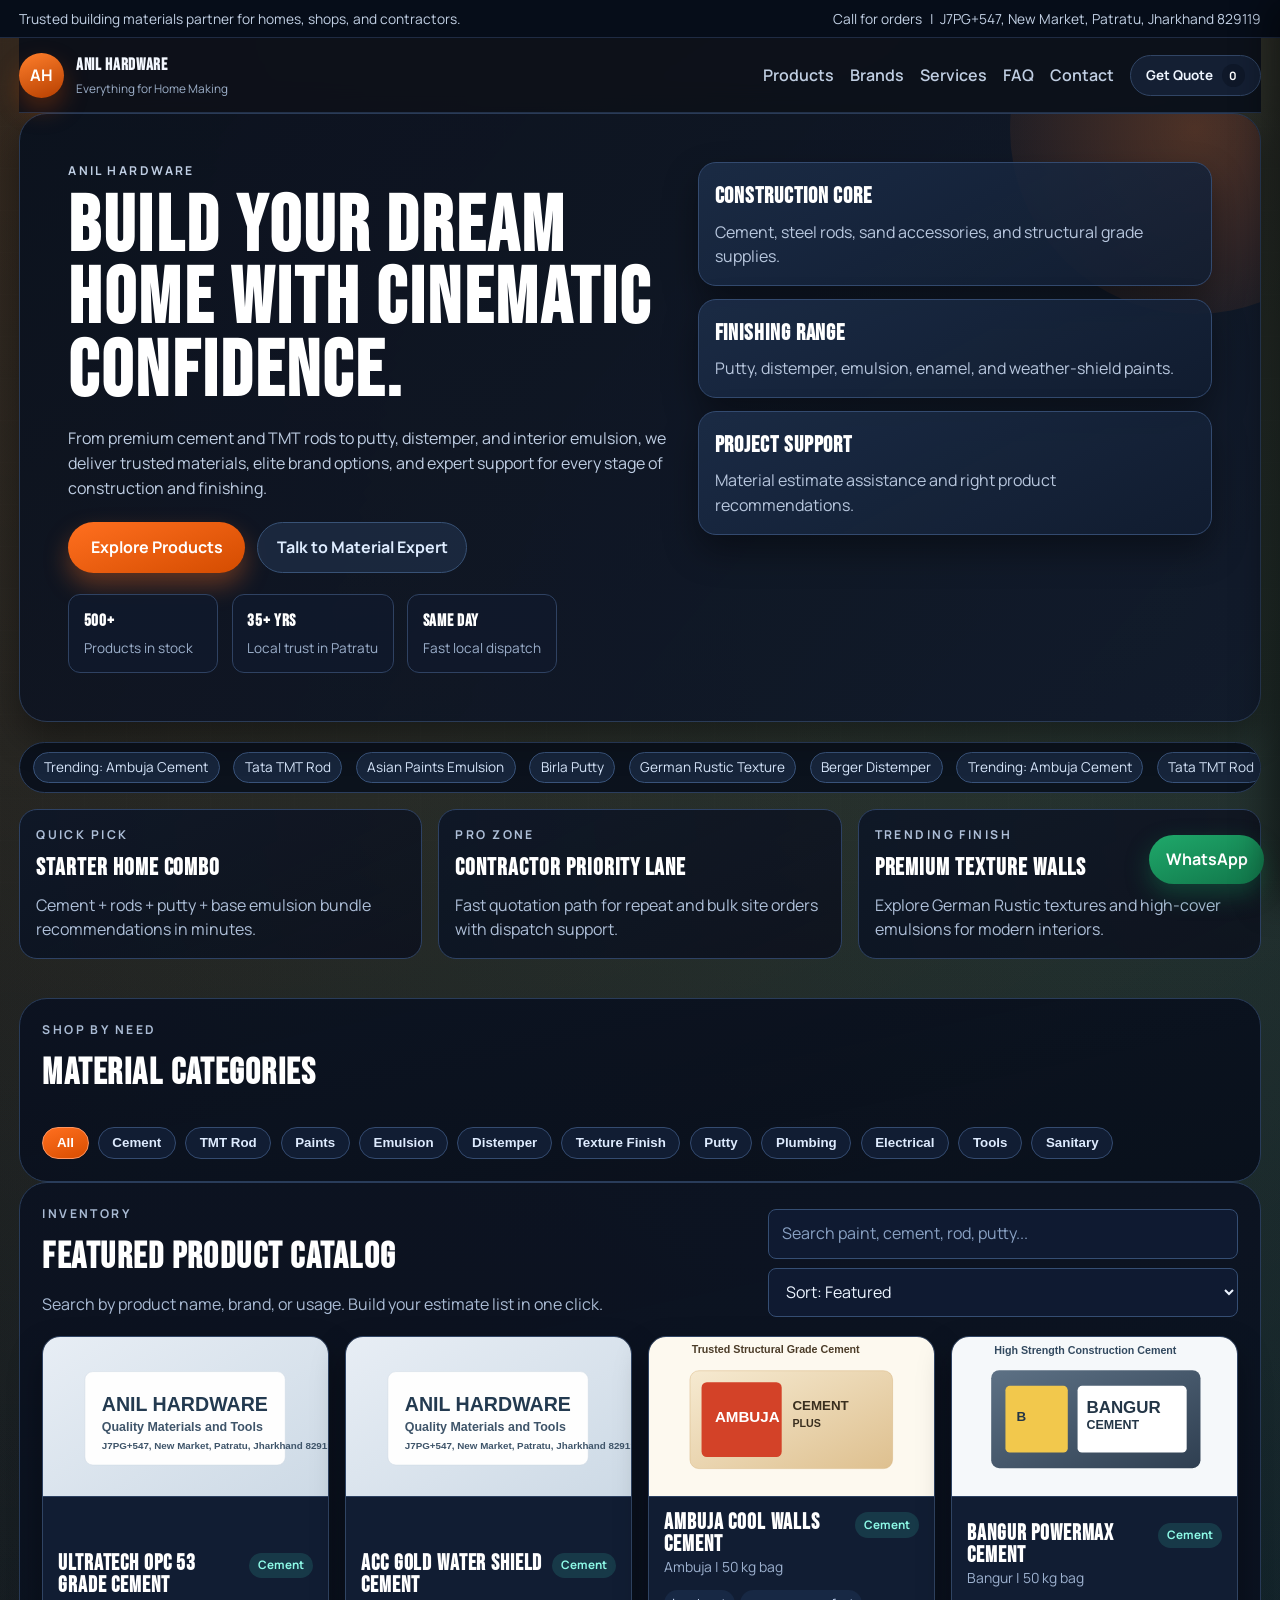
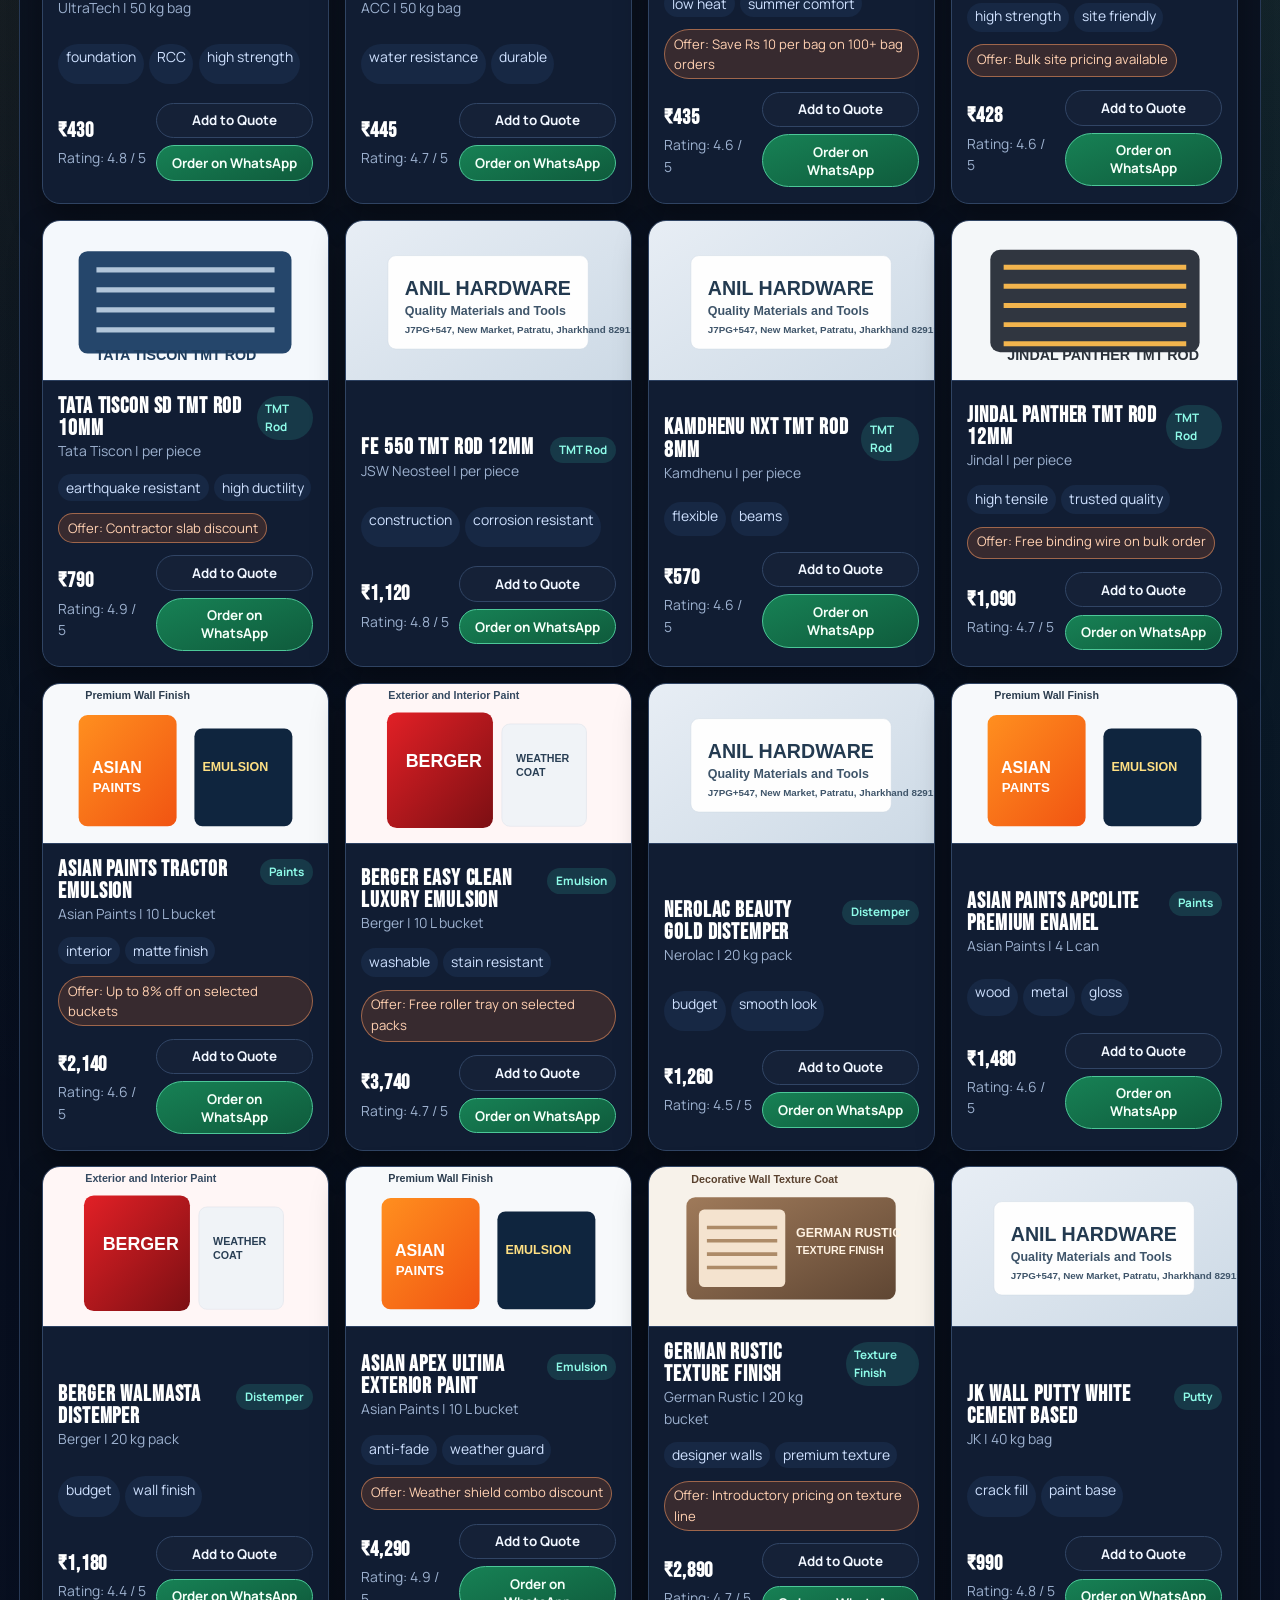
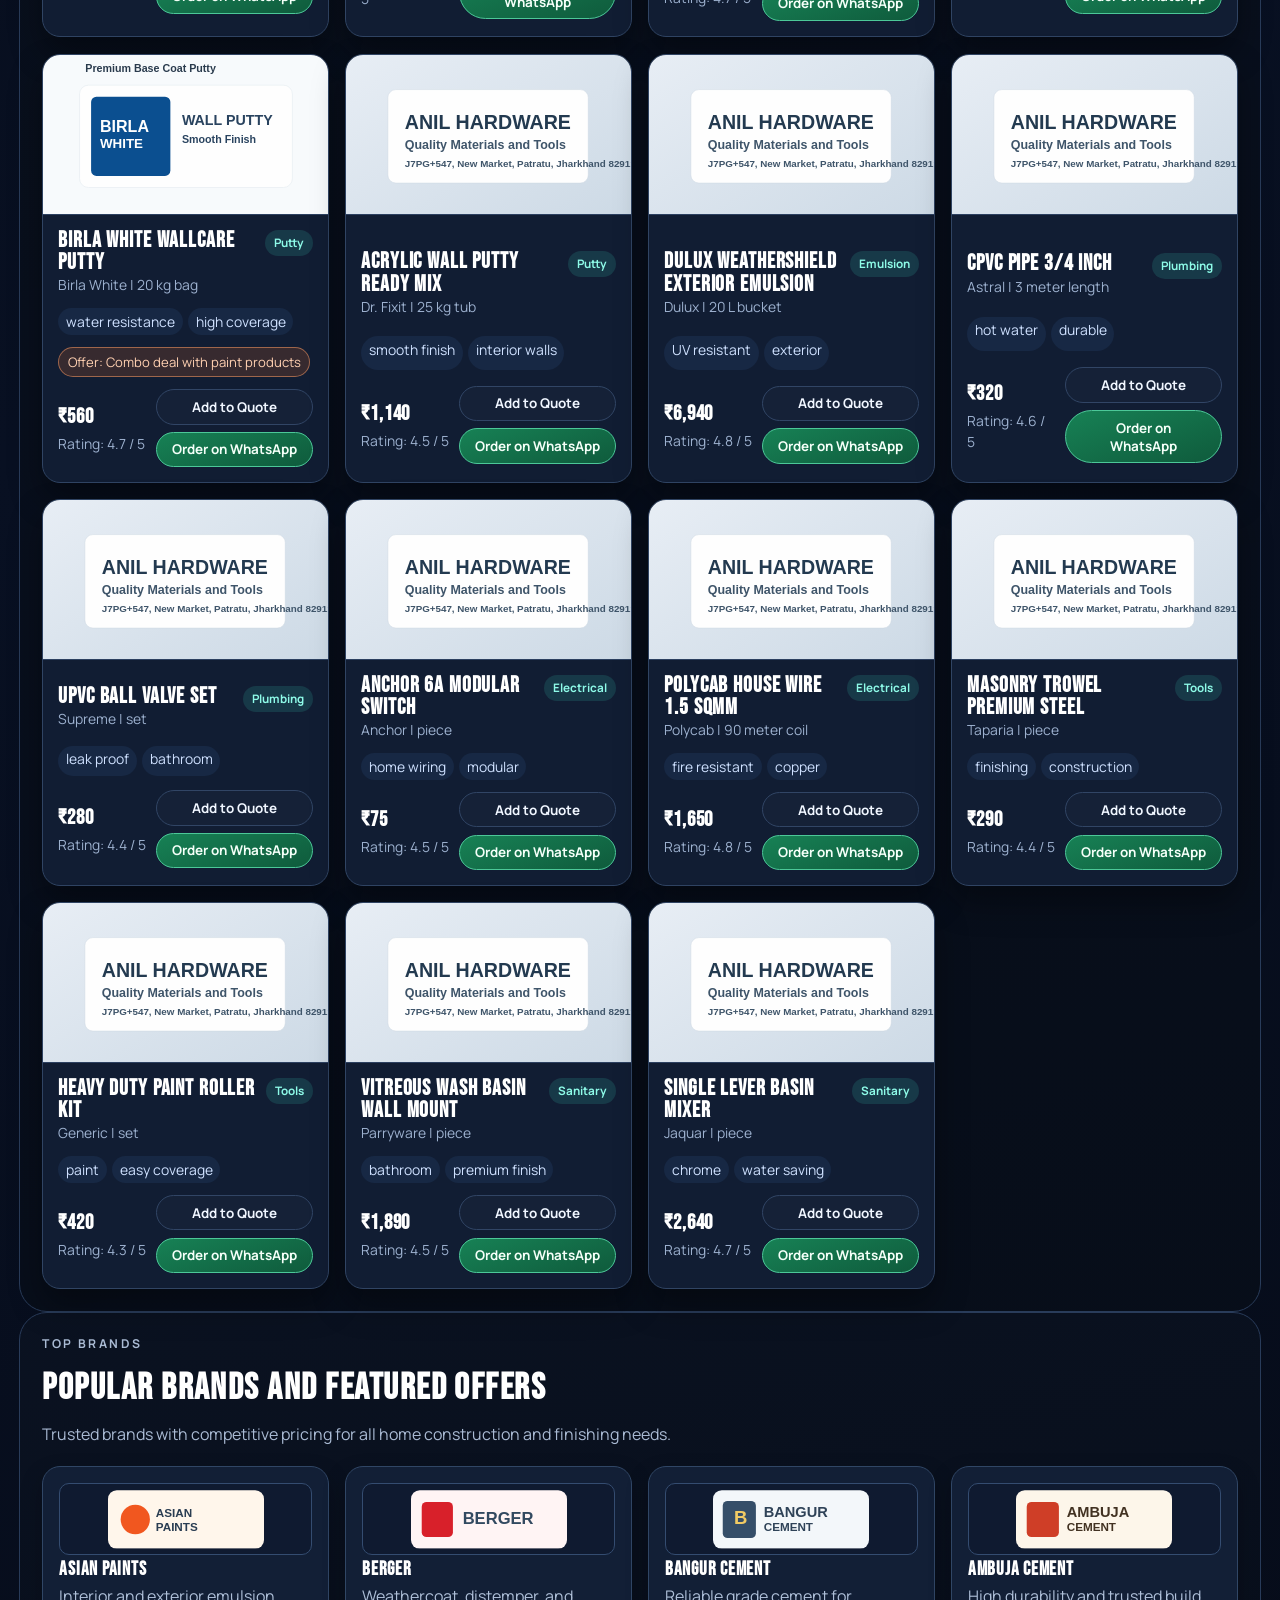
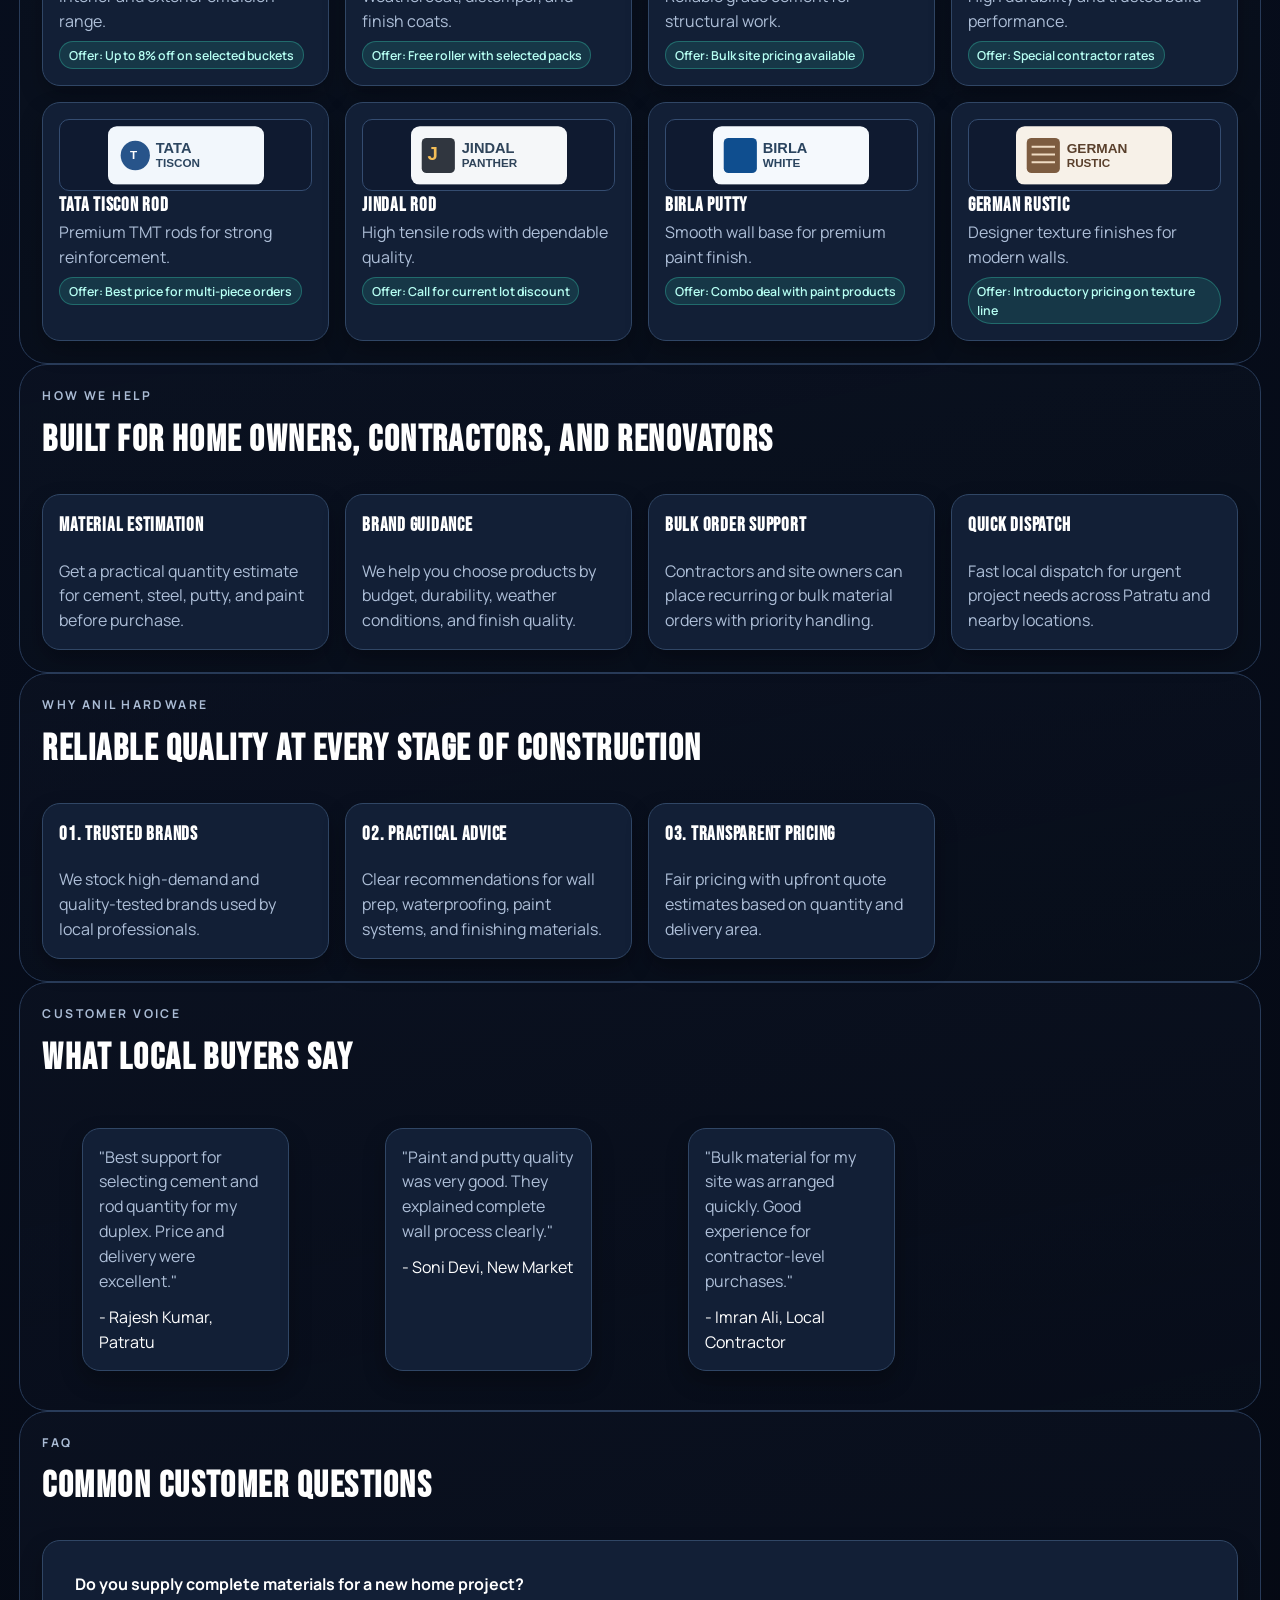
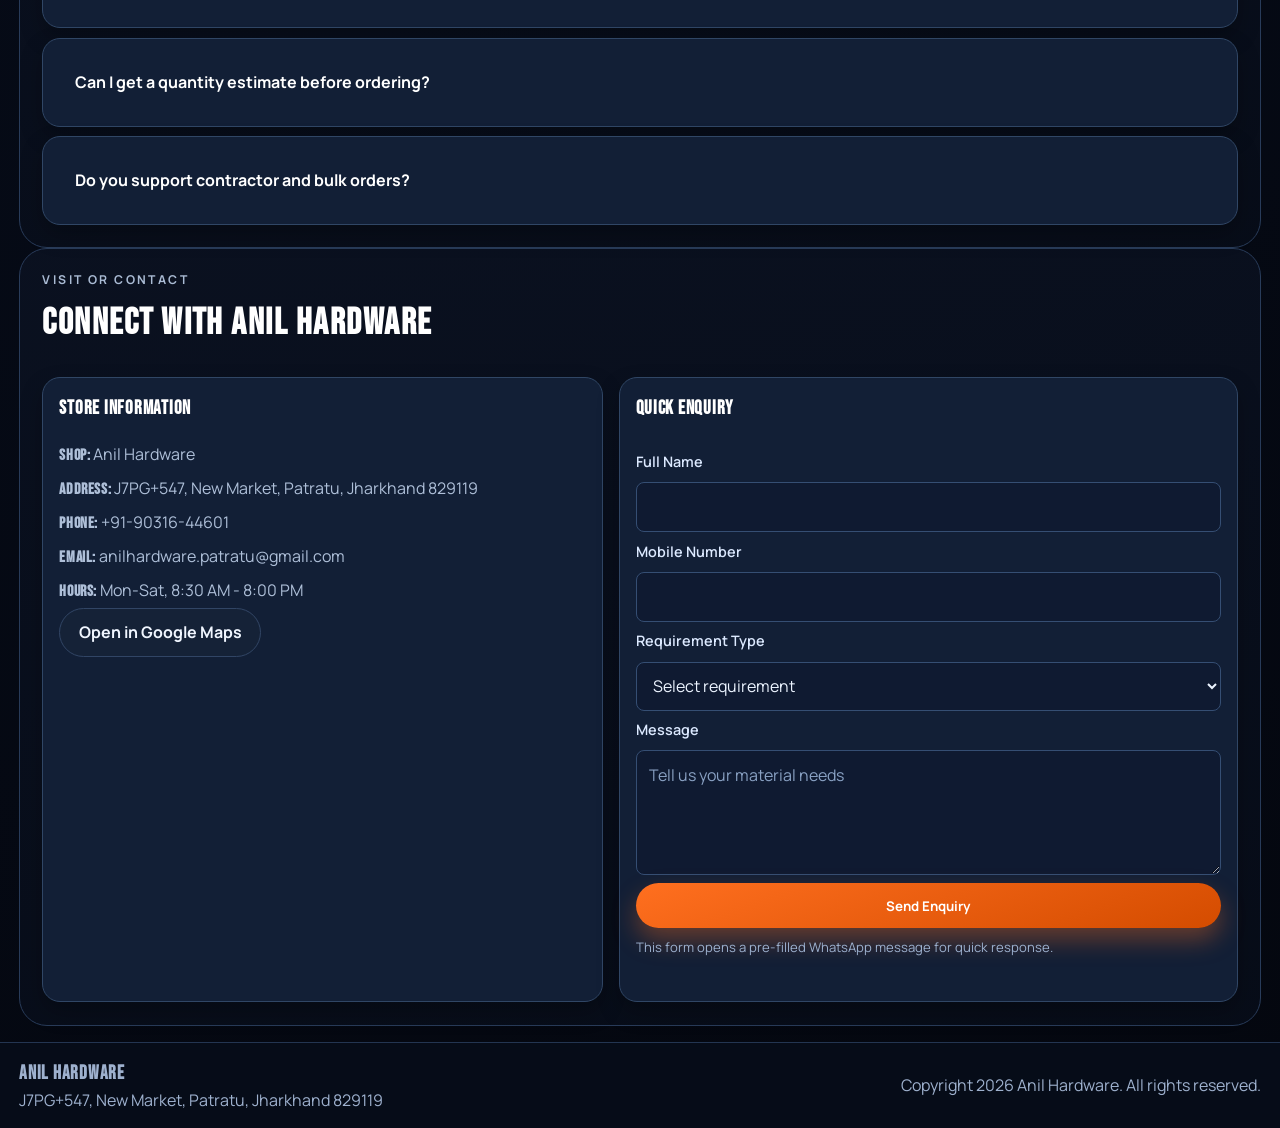
<file: index.html>
<!doctype html>
<html lang="en">
<head>
  <meta charset="UTF-8">
  <meta name="viewport" content="width=device-width, initial-scale=1.0">
  <title>Anil Hardware | J7PG+547, New Market, Patratu, Jharkhand 829119</title>
  <meta name="description" content="Anil Hardware is your trusted local store in J7PG+547, New Market, Patratu, Jharkhand 829119 for cement, rods, paints, putty, distemper, emulsion, tools, and complete home-making supplies.">
  <meta name="theme-color" content="#0f1720">
  <meta property="og:title" content="Anil Hardware | Complete Home-Making Supplies">
  <meta property="og:description" content="Cement, steel rods, paints, putty, emulsion, and construction essentials in J7PG+547, New Market, Patratu, Jharkhand 829119.">
  <meta property="og:type" content="website">
  <meta property="og:locale" content="en_IN">
  <link rel="preconnect" href="https://fonts.googleapis.com">
  <link rel="preconnect" href="https://fonts.gstatic.com" crossorigin>
  <link href="https://fonts.googleapis.com/css2?family=Bebas+Neue&family=Manrope:wght@400;500;600;700;800&display=swap" rel="stylesheet">
  <link rel="icon" type="image/svg+xml" href="assets/icons/icon.svg">
  <link rel="manifest" href="manifest.webmanifest">
  <link rel="stylesheet" href="assets/css/styles.css">
</head>
<body>
  <a class="skip-link" href="#main-content">Skip to main content</a>

  <header class="site-header" id="top">
    <div class="top-strip">
      <div class="container top-strip__inner">
        <p>Trusted building materials partner for homes, shops, and contractors.</p>
        <div class="top-strip__meta">
          <a href="tel:+919031644601">Call for orders</a>
          <span aria-hidden="true">|</span>
          <a href="https://maps.google.com/?q=J7PG%2B547,+New+Market,+Patratu,+Jharkhand+829119" target="_blank" rel="noopener">J7PG+547, New Market, Patratu, Jharkhand 829119</a>
        </div>
      </div>
    </div>

    <div class="container nav-wrap">
      <a class="brand" href="index.html" aria-label="Anil Hardware home">
        <span class="brand__mark" aria-hidden="true">AH</span>
        <span class="brand__text">
          <strong>Anil Hardware</strong>
          <small>Everything for Home Making</small>
        </span>
      </a>

      <button class="mobile-nav-toggle" id="mobile-nav-toggle" aria-expanded="false" aria-controls="site-nav" aria-label="Toggle navigation menu">
        <span></span>
        <span></span>
        <span></span>
      </button>

      <nav class="main-nav" id="site-nav">
        <a href="products.html">Products</a>
        <a href="brands.html">Brands</a>
        <a href="services.html">Services</a>
        <a href="faq.html">FAQ</a>
        <a href="contact.html">Contact</a>
        <button class="btn btn--small btn--outline" id="quote-toggle" type="button">
          Get Quote <span class="quote-count" id="quote-count" aria-live="polite">0</span>
        </button>
      </nav>
    </div>
  </header>

  <main id="main-content">
    <section class="hero container reveal">
      <div class="hero__content">
        <p class="eyebrow">ANIL HARDWARE</p>
        <h1>Build your dream home with cinematic confidence.</h1>
        <p>
          From premium cement and TMT rods to putty, distemper, and interior emulsion,
          we deliver trusted materials, elite brand options, and expert support for every stage
          of construction and finishing.
        </p>
        <div class="hero__actions">
          <a class="btn btn--primary" href="products.html">Explore Products</a>
          <a class="btn btn--ghost" href="contact.html">Talk to Material Expert</a>
        </div>
        <ul class="hero__stats" aria-label="Store highlights">
          <li>
            <strong>500+</strong>
            <span>Products in stock</span>
          </li>
          <li>
            <strong>35+ yrs</strong>
            <span>Local trust in Patratu</span>
          </li>
          <li>
            <strong>Same day</strong>
            <span>Fast local dispatch</span>
          </li>
        </ul>
      </div>

      <div class="hero__visual" aria-hidden="true">
        <article class="hero-card hero-card--one">
          <h3>Construction Core</h3>
          <p>Cement, steel rods, sand accessories, and structural grade supplies.</p>
        </article>
        <article class="hero-card hero-card--two">
          <h3>Finishing Range</h3>
          <p>Putty, distemper, emulsion, enamel, and weather-shield paints.</p>
        </article>
        <article class="hero-card hero-card--three">
          <h3>Project Support</h3>
          <p>Material estimate assistance and right product recommendations.</p>
        </article>
      </div>
    </section>

    <section class="material-reel container reveal" aria-label="Trending materials and buying lanes">
      <div class="reel-marquee" aria-hidden="true">
        <div class="reel-marquee__track">
          <span>Trending: Ambuja Cement</span>
          <span>Tata TMT Rod</span>
          <span>Asian Paints Emulsion</span>
          <span>Birla Putty</span>
          <span>German Rustic Texture</span>
          <span>Berger Distemper</span>
          <span>Trending: Ambuja Cement</span>
          <span>Tata TMT Rod</span>
        </div>
      </div>

      <div class="reel-grid">
        <article class="reel-card">
          <p class="eyebrow">QUICK PICK</p>
          <h3>Starter Home Combo</h3>
          <p>Cement + rods + putty + base emulsion bundle recommendations in minutes.</p>
        </article>
        <article class="reel-card">
          <p class="eyebrow">PRO ZONE</p>
          <h3>Contractor Priority Lane</h3>
          <p>Fast quotation path for repeat and bulk site orders with dispatch support.</p>
        </article>
        <article class="reel-card">
          <p class="eyebrow">TRENDING FINISH</p>
          <h3>Premium Texture Walls</h3>
          <p>Explore German Rustic textures and high-cover emulsions for modern interiors.</p>
        </article>
      </div>
    </section>

    <section class="category-strip container reveal" id="categories">
      <div class="section-head section-head--tight">
        <div>
          <p class="eyebrow">SHOP BY NEED</p>
          <h2>Material Categories</h2>
        </div>
      </div>
      <div class="chips" id="category-chips" aria-label="Product category filters"></div>
    </section>

    <section class="products container reveal" id="products">
      <div class="section-head">
        <div>
          <p class="eyebrow">INVENTORY</p>
          <h2>Featured Product Catalog</h2>
          <p>Search by product name, brand, or usage. Build your estimate list in one click.</p>
        </div>

        <div class="product-tools">
          <label for="product-search" class="sr-only">Search products</label>
          <input type="search" id="product-search" placeholder="Search paint, cement, rod, putty..." autocomplete="off">

          <label for="sort-products" class="sr-only">Sort products</label>
          <select id="sort-products">
            <option value="featured">Sort: Featured</option>
            <option value="price-low">Price: Low to High</option>
            <option value="price-high">Price: High to Low</option>
            <option value="rating">Top Rated</option>
          </select>
        </div>
      </div>

      <div class="product-grid" id="product-grid" aria-live="polite"></div>
      <p class="empty-state" id="product-empty" hidden>No matching products found. Try another keyword or category.</p>
    </section>

    <section class="brands container reveal" id="brands">
      <div class="section-head section-head--tight">
        <div>
          <p class="eyebrow">TOP BRANDS</p>
          <h2>Popular Brands and Featured Offers</h2>
          <p>Trusted brands with competitive pricing for all home construction and finishing needs.</p>
        </div>
      </div>

      <div class="brand-grid">
        <article class="brand-card">
          <img src="assets/images/brands/asian-paints-brand.svg" alt="Asian Paints logo" loading="lazy" decoding="async">
          <h3>Asian Paints</h3>
          <p>Interior and exterior emulsion range.</p>
          <span class="offer-pill">Offer: Up to 8% off on selected buckets</span>
        </article>

        <article class="brand-card">
          <img src="assets/images/brands/berger-brand.svg" alt="Berger logo" loading="lazy" decoding="async">
          <h3>Berger</h3>
          <p>Weathercoat, distemper, and finish coats.</p>
          <span class="offer-pill">Offer: Free roller with selected packs</span>
        </article>

        <article class="brand-card">
          <img src="assets/images/brands/bangur-brand.svg" alt="Bangur logo" loading="lazy" decoding="async">
          <h3>Bangur Cement</h3>
          <p>Reliable grade cement for structural work.</p>
          <span class="offer-pill">Offer: Bulk site pricing available</span>
        </article>

        <article class="brand-card">
          <img src="assets/images/brands/ambuja-brand.svg" alt="Ambuja logo" loading="lazy" decoding="async">
          <h3>Ambuja Cement</h3>
          <p>High durability and trusted build performance.</p>
          <span class="offer-pill">Offer: Special contractor rates</span>
        </article>

        <article class="brand-card">
          <img src="assets/images/brands/tata-brand.svg" alt="Tata Tiscon logo" loading="lazy" decoding="async">
          <h3>Tata Tiscon Rod</h3>
          <p>Premium TMT rods for strong reinforcement.</p>
          <span class="offer-pill">Offer: Best price for multi-piece orders</span>
        </article>

        <article class="brand-card">
          <img src="assets/images/brands/jindal-brand.svg" alt="Jindal logo" loading="lazy" decoding="async">
          <h3>Jindal Rod</h3>
          <p>High tensile rods with dependable quality.</p>
          <span class="offer-pill">Offer: Call for current lot discount</span>
        </article>

        <article class="brand-card">
          <img src="assets/images/brands/birla-brand.svg" alt="Birla White logo" loading="lazy" decoding="async">
          <h3>Birla Putty</h3>
          <p>Smooth wall base for premium paint finish.</p>
          <span class="offer-pill">Offer: Combo deal with paint products</span>
        </article>

        <article class="brand-card">
          <img src="assets/images/brands/german-rustic-brand.svg" alt="German Rustic logo" loading="lazy" decoding="async">
          <h3>German Rustic</h3>
          <p>Designer texture finishes for modern walls.</p>
          <span class="offer-pill">Offer: Introductory pricing on texture line</span>
        </article>
      </div>
    </section>

    <section class="services container reveal" id="services">
      <div class="section-head section-head--tight">
        <div>
          <p class="eyebrow">HOW WE HELP</p>
          <h2>Built for Home Owners, Contractors, and Renovators</h2>
        </div>
      </div>

      <div class="service-grid">
        <article class="service-card">
          <h3>Material Estimation</h3>
          <p>Get a practical quantity estimate for cement, steel, putty, and paint before purchase.</p>
        </article>
        <article class="service-card">
          <h3>Brand Guidance</h3>
          <p>We help you choose products by budget, durability, weather conditions, and finish quality.</p>
        </article>
        <article class="service-card">
          <h3>Bulk Order Support</h3>
          <p>Contractors and site owners can place recurring or bulk material orders with priority handling.</p>
        </article>
        <article class="service-card">
          <h3>Quick Dispatch</h3>
          <p>Fast local dispatch for urgent project needs across Patratu and nearby locations.</p>
        </article>
      </div>
    </section>

    <section class="why-us container reveal" id="why-us">
      <div class="section-head section-head--tight">
        <div>
          <p class="eyebrow">WHY ANIL HARDWARE</p>
          <h2>Reliable Quality at Every Stage of Construction</h2>
        </div>
      </div>

      <div class="value-grid">
        <article class="value-card">
          <h3>01. Trusted Brands</h3>
          <p>We stock high-demand and quality-tested brands used by local professionals.</p>
        </article>
        <article class="value-card">
          <h3>02. Practical Advice</h3>
          <p>Clear recommendations for wall prep, waterproofing, paint systems, and finishing materials.</p>
        </article>
        <article class="value-card">
          <h3>03. Transparent Pricing</h3>
          <p>Fair pricing with upfront quote estimates based on quantity and delivery area.</p>
        </article>
      </div>
    </section>

    <section class="testimonials container reveal" id="testimonials">
      <div class="section-head section-head--tight">
        <div>
          <p class="eyebrow">CUSTOMER VOICE</p>
          <h2>What Local Buyers Say</h2>
        </div>
      </div>

      <div class="testimonial-grid">
        <blockquote class="testimonial-card">
          <p>"Best support for selecting cement and rod quantity for my duplex. Price and delivery were excellent."</p>
          <cite>- Rajesh Kumar, Patratu</cite>
        </blockquote>
        <blockquote class="testimonial-card">
          <p>"Paint and putty quality was very good. They explained complete wall process clearly."</p>
          <cite>- Soni Devi, New Market</cite>
        </blockquote>
        <blockquote class="testimonial-card">
          <p>"Bulk material for my site was arranged quickly. Good experience for contractor-level purchases."</p>
          <cite>- Imran Ali, Local Contractor</cite>
        </blockquote>
      </div>
    </section>

    <section class="faq container reveal" id="faq">
      <div class="section-head section-head--tight">
        <div>
          <p class="eyebrow">FAQ</p>
          <h2>Common Customer Questions</h2>
        </div>
      </div>

      <ul class="faq-list">
        <li class="faq-item">
          <button class="faq-question" type="button" aria-expanded="false">
            Do you supply complete materials for a new home project?
          </button>
          <div class="faq-answer">
            <p>Yes. We supply core structural and finishing materials including cement, rods, putty, distemper, and emulsion.</p>
          </div>
        </li>

        <li class="faq-item">
          <button class="faq-question" type="button" aria-expanded="false">
            Can I get a quantity estimate before ordering?
          </button>
          <div class="faq-answer">
            <p>Yes. Share your room size or construction stage, and we will help you estimate quantities before purchase.</p>
          </div>
        </li>

        <li class="faq-item">
          <button class="faq-question" type="button" aria-expanded="false">
            Do you support contractor and bulk orders?
          </button>
          <div class="faq-answer">
            <p>Yes. We handle bulk and repeat orders with tailored pricing and dispatch coordination.</p>
          </div>
        </li>
      </ul>
    </section>

    <section class="contact container reveal" id="contact">
      <div class="section-head section-head--tight">
        <div>
          <p class="eyebrow">VISIT OR CONTACT</p>
          <h2>Connect with Anil Hardware</h2>
        </div>
      </div>

      <div class="contact-grid">
        <article class="contact-card">
          <h3>Store Information</h3>
          <ul>
            <li><strong>Shop:</strong> Anil Hardware</li>
            <li><strong>Address:</strong> J7PG+547, New Market, Patratu, Jharkhand 829119</li>
            <li><strong>Phone:</strong> +91-90316-44601</li>
            <li><strong>Email:</strong> anilhardware.patratu@gmail.com</li>
            <li><strong>Hours:</strong> Mon-Sat, 8:30 AM - 8:00 PM</li>
          </ul>
          <a class="btn btn--outline" href="https://maps.google.com/?q=J7PG%2B547,+New+Market,+Patratu,+Jharkhand+829119" target="_blank" rel="noopener">Open in Google Maps</a>
        </article>

        <form class="contact-form" id="contact-form" novalidate>
          <h3>Quick Enquiry</h3>
          <label for="contact-name">Full Name</label>
          <input id="contact-name" name="name" type="text" required>

          <label for="contact-phone">Mobile Number</label>
          <input id="contact-phone" name="phone" type="tel" inputmode="numeric" required>

          <label for="contact-topic">Requirement Type</label>
          <select id="contact-topic" name="topic" required>
            <option value="">Select requirement</option>
            <option value="new-construction">New Construction</option>
            <option value="renovation">Renovation</option>
            <option value="paint-work">Paint Work</option>
            <option value="bulk-order">Bulk Order</option>
          </select>

          <label for="contact-message">Message</label>
          <textarea id="contact-message" name="message" rows="4" placeholder="Tell us your material needs" required></textarea>

          <button class="btn btn--primary" type="submit">Send Enquiry</button>
          <p class="form-note">This form opens a pre-filled WhatsApp message for quick response.</p>
          <output class="form-status" id="contact-status" aria-live="polite"></output>
        </form>
      </div>
    </section>
  </main>

  <aside class="quote-drawer" id="quote-drawer" aria-hidden="true" aria-label="Quote request panel">
    <div class="quote-drawer__header">
      <h2>Estimate List</h2>
      <button class="icon-btn" id="quote-close" type="button" aria-label="Close quote panel">x</button>
    </div>

    <div class="quote-drawer__body">
      <ul id="quote-list" class="quote-list"></ul>
      <p class="quote-empty" id="quote-empty">No products added yet.</p>

      <form id="quote-form" class="quote-form" novalidate>
        <h3>Request a Callback</h3>
        <label for="quote-name">Name</label>
        <input id="quote-name" name="quoteName" type="text" required>

        <label for="quote-phone">Mobile Number</label>
        <input id="quote-phone" name="quotePhone" type="tel" inputmode="numeric" required>

        <label for="quote-location">Delivery Area</label>
        <input id="quote-location" name="quoteLocation" type="text" placeholder="Patratu / nearby area" required>

        <label for="quote-notes">Project Notes</label>
        <textarea id="quote-notes" name="quoteNotes" rows="3" placeholder="Optional details about your site"></textarea>

        <input id="quote-items-field" name="quoteItems" type="hidden">

        <button class="btn btn--primary" type="submit">Submit Estimate Request</button>
        <button class="btn btn--text" type="button" id="clear-quote">Clear list</button>
        <p class="form-note">Submitting opens WhatsApp with your selected products.</p>
        <output class="form-status" id="quote-status" aria-live="polite"></output>
      </form>
    </div>
  </aside>

  <div class="drawer-overlay" id="drawer-overlay" hidden></div>

  <a class="whatsapp-float" id="whatsapp-float" href="https://wa.me/910000000000?text=Hello%20Anil%20Hardware%2C%20I%20need%20material%20details." target="_blank" rel="noopener" aria-label="Chat on WhatsApp">
    WhatsApp
  </a>

  <footer class="site-footer">
    <div class="container site-footer__inner">
      <div>
        <h3>Anil Hardware</h3>
        <p>J7PG+547, New Market, Patratu, Jharkhand 829119</p>
      </div>
      <p>Copyright <span id="current-year"></span> Anil Hardware. All rights reserved.</p>
    </div>
  </footer>

  <script type="module" src="assets/js/main.js"></script>
</body>
</html>
</file>
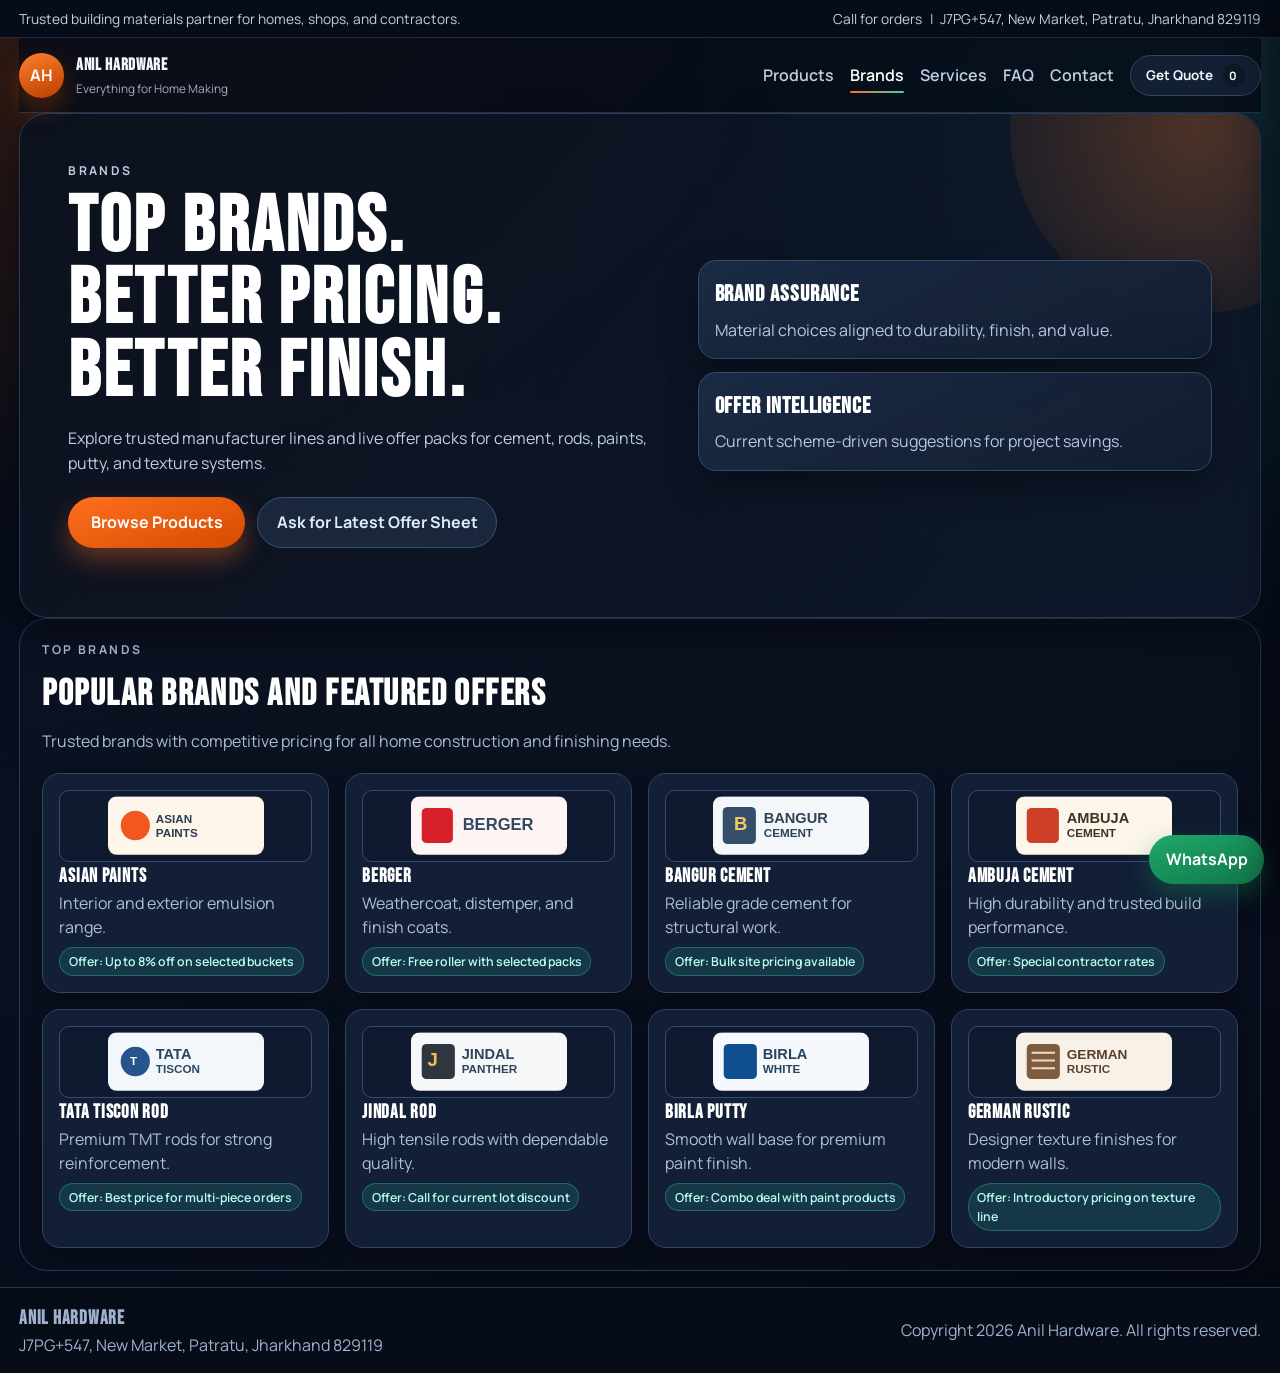
<file: brands.html>
<!doctype html>
<html lang="en">
<head>
  <meta charset="UTF-8">
  <meta name="viewport" content="width=device-width, initial-scale=1.0">
  <title>Brands & Offers | Anil Hardware</title>
  <meta name="description" content="Check top brands and ongoing offers at Anil Hardware, Patratu.">
  <meta name="theme-color" content="#0f1720">
  <link rel="preconnect" href="https://fonts.googleapis.com">
  <link rel="preconnect" href="https://fonts.gstatic.com" crossorigin>
  <link href="https://fonts.googleapis.com/css2?family=Bebas+Neue&family=Manrope:wght@400;500;600;700;800&display=swap" rel="stylesheet">
  <link rel="icon" type="image/svg+xml" href="assets/icons/icon.svg">
  <link rel="manifest" href="manifest.webmanifest">
  <link rel="stylesheet" href="assets/css/styles.css">
</head>
<body>
  <a class="skip-link" href="#main-content">Skip to main content</a>

  <header class="site-header" id="top">
    <div class="top-strip">
      <div class="container top-strip__inner">
        <p>Trusted building materials partner for homes, shops, and contractors.</p>
        <div class="top-strip__meta">
          <a href="tel:+910000000000">Call for orders</a>
          <span aria-hidden="true">|</span>
          <a href="https://maps.google.com/?q=J7PG%2B547,+New+Market,+Patratu,+Jharkhand+829119" target="_blank" rel="noopener">J7PG+547, New Market, Patratu, Jharkhand 829119</a>
        </div>
      </div>
    </div>

    <div class="container nav-wrap">
      <a class="brand" href="index.html" aria-label="Anil Hardware home">
        <span class="brand__mark" aria-hidden="true">AH</span>
        <span class="brand__text">
          <strong>Anil Hardware</strong>
          <small>Everything for Home Making</small>
        </span>
      </a>

      <button class="mobile-nav-toggle" id="mobile-nav-toggle" aria-expanded="false" aria-controls="site-nav" aria-label="Toggle navigation menu">
        <span></span>
        <span></span>
        <span></span>
      </button>

      <nav class="main-nav" id="site-nav">
        <a href="products.html">Products</a>
        <a href="brands.html">Brands</a>
        <a href="services.html">Services</a>
        <a href="faq.html">FAQ</a>
        <a href="contact.html">Contact</a>
        <button class="btn btn--small btn--outline" id="quote-toggle" type="button">
          Get Quote <span class="quote-count" id="quote-count" aria-live="polite">0</span>
        </button>
      </nav>
    </div>
  </header>

  <main id="main-content">
    <section class="hero container reveal page-hero">
      <div class="hero__content">
        <p class="eyebrow">BRANDS</p>
        <h1>Top brands. Better pricing. Better finish.</h1>
        <p>Explore trusted manufacturer lines and live offer packs for cement, rods, paints, putty, and texture systems.</p>
        <div class="hero__actions">
          <a class="btn btn--primary" href="products.html">Browse Products</a>
          <a class="btn btn--ghost" href="contact.html">Ask for Latest Offer Sheet</a>
        </div>
      </div>
      <div class="hero__visual" aria-hidden="true">
        <article class="hero-card">
          <h3>Brand Assurance</h3>
          <p>Material choices aligned to durability, finish, and value.</p>
        </article>
        <article class="hero-card">
          <h3>Offer Intelligence</h3>
          <p>Current scheme-driven suggestions for project savings.</p>
        </article>
      </div>
    </section>

    <section class="brands container reveal" id="brands">
      <div class="section-head section-head--tight">
        <div>
          <p class="eyebrow">TOP BRANDS</p>
          <h2>Popular Brands and Featured Offers</h2>
          <p>Trusted brands with competitive pricing for all home construction and finishing needs.</p>
        </div>
      </div>

      <div class="brand-grid">
        <article class="brand-card">
          <img src="assets/images/brands/asian-paints-brand.svg" alt="Asian Paints logo" loading="lazy" decoding="async">
          <h3>Asian Paints</h3>
          <p>Interior and exterior emulsion range.</p>
          <span class="offer-pill">Offer: Up to 8% off on selected buckets</span>
        </article>

        <article class="brand-card">
          <img src="assets/images/brands/berger-brand.svg" alt="Berger logo" loading="lazy" decoding="async">
          <h3>Berger</h3>
          <p>Weathercoat, distemper, and finish coats.</p>
          <span class="offer-pill">Offer: Free roller with selected packs</span>
        </article>

        <article class="brand-card">
          <img src="assets/images/brands/bangur-brand.svg" alt="Bangur logo" loading="lazy" decoding="async">
          <h3>Bangur Cement</h3>
          <p>Reliable grade cement for structural work.</p>
          <span class="offer-pill">Offer: Bulk site pricing available</span>
        </article>

        <article class="brand-card">
          <img src="assets/images/brands/ambuja-brand.svg" alt="Ambuja logo" loading="lazy" decoding="async">
          <h3>Ambuja Cement</h3>
          <p>High durability and trusted build performance.</p>
          <span class="offer-pill">Offer: Special contractor rates</span>
        </article>

        <article class="brand-card">
          <img src="assets/images/brands/tata-brand.svg" alt="Tata Tiscon logo" loading="lazy" decoding="async">
          <h3>Tata Tiscon Rod</h3>
          <p>Premium TMT rods for strong reinforcement.</p>
          <span class="offer-pill">Offer: Best price for multi-piece orders</span>
        </article>

        <article class="brand-card">
          <img src="assets/images/brands/jindal-brand.svg" alt="Jindal logo" loading="lazy" decoding="async">
          <h3>Jindal Rod</h3>
          <p>High tensile rods with dependable quality.</p>
          <span class="offer-pill">Offer: Call for current lot discount</span>
        </article>

        <article class="brand-card">
          <img src="assets/images/brands/birla-brand.svg" alt="Birla White logo" loading="lazy" decoding="async">
          <h3>Birla Putty</h3>
          <p>Smooth wall base for premium paint finish.</p>
          <span class="offer-pill">Offer: Combo deal with paint products</span>
        </article>

        <article class="brand-card">
          <img src="assets/images/brands/german-rustic-brand.svg" alt="German Rustic logo" loading="lazy" decoding="async">
          <h3>German Rustic</h3>
          <p>Designer texture finishes for modern walls.</p>
          <span class="offer-pill">Offer: Introductory pricing on texture line</span>
        </article>
      </div>
    </section>
  </main>

  <aside class="quote-drawer" id="quote-drawer" aria-hidden="true" aria-label="Quote request panel">
    <div class="quote-drawer__header">
      <h2>Estimate List</h2>
      <button class="icon-btn" id="quote-close" type="button" aria-label="Close quote panel">x</button>
    </div>

    <div class="quote-drawer__body">
      <ul id="quote-list" class="quote-list"></ul>
      <p class="quote-empty" id="quote-empty">No products added yet.</p>

      <form id="quote-form" class="quote-form" novalidate>
        <h3>Request a Callback</h3>
        <label for="quote-name">Name</label>
        <input id="quote-name" name="quoteName" type="text" required>

        <label for="quote-phone">Mobile Number</label>
        <input id="quote-phone" name="quotePhone" type="tel" inputmode="numeric" required>

        <label for="quote-location">Delivery Area</label>
        <input id="quote-location" name="quoteLocation" type="text" placeholder="Patratu / nearby area" required>

        <label for="quote-notes">Project Notes</label>
        <textarea id="quote-notes" name="quoteNotes" rows="3" placeholder="Optional details about your site"></textarea>

        <input id="quote-items-field" name="quoteItems" type="hidden">

        <button class="btn btn--primary" type="submit">Submit Estimate Request</button>
        <button class="btn btn--text" type="button" id="clear-quote">Clear list</button>
        <p class="form-note">Submitting opens WhatsApp with your selected products.</p>
        <output class="form-status" id="quote-status" aria-live="polite"></output>
      </form>
    </div>
  </aside>

  <div class="drawer-overlay" id="drawer-overlay" hidden></div>

  <a class="whatsapp-float" id="whatsapp-float" href="https://wa.me/910000000000?text=Hello%20Anil%20Hardware%2C%20I%20need%20material%20details." target="_blank" rel="noopener" aria-label="Chat on WhatsApp">
    WhatsApp
  </a>

  <footer class="site-footer">
    <div class="container site-footer__inner">
      <div>
        <h3>Anil Hardware</h3>
        <p>J7PG+547, New Market, Patratu, Jharkhand 829119</p>
      </div>
      <p>Copyright <span id="current-year"></span> Anil Hardware. All rights reserved.</p>
    </div>
  </footer>

  <script type="module" src="assets/js/main.js"></script>
</body>
</html>
</file>
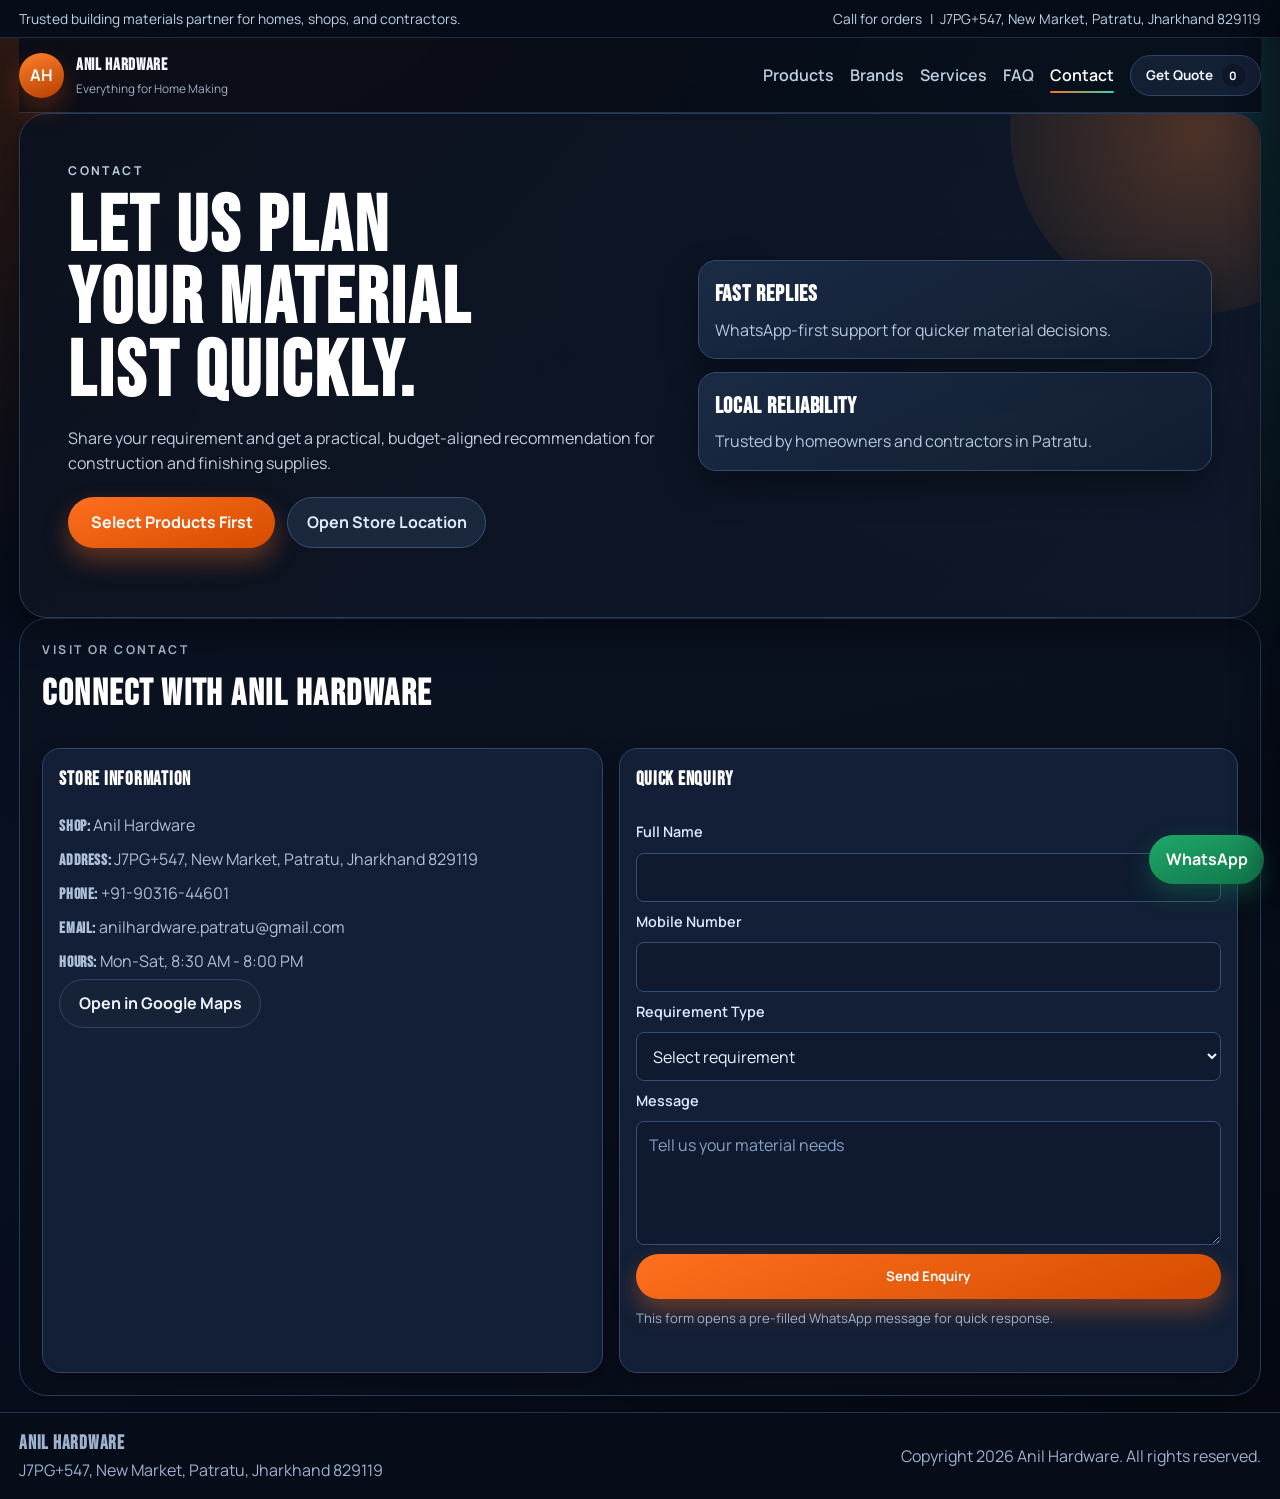
<file: contact.html>
<!doctype html>
<html lang="en">
<head>
  <meta charset="UTF-8">
  <meta name="viewport" content="width=device-width, initial-scale=1.0">
  <title>Contact | Anil Hardware</title>
  <meta name="description" content="Contact Anil Hardware in J7PG+547, New Market, Patratu, Jharkhand 829119 for all home-making material requirements.">
  <meta name="theme-color" content="#0f1720">
  <link rel="preconnect" href="https://fonts.googleapis.com">
  <link rel="preconnect" href="https://fonts.gstatic.com" crossorigin>
  <link href="https://fonts.googleapis.com/css2?family=Bebas+Neue&family=Manrope:wght@400;500;600;700;800&display=swap" rel="stylesheet">
  <link rel="icon" type="image/svg+xml" href="assets/icons/icon.svg">
  <link rel="manifest" href="manifest.webmanifest">
  <link rel="stylesheet" href="assets/css/styles.css">
</head>
<body>
  <a class="skip-link" href="#main-content">Skip to main content</a>

  <header class="site-header" id="top">
    <div class="top-strip">
      <div class="container top-strip__inner">
        <p>Trusted building materials partner for homes, shops, and contractors.</p>
        <div class="top-strip__meta">
          <a href="tel:+919031644601">Call for orders</a>
          <span aria-hidden="true">|</span>
          <a href="https://maps.google.com/?q=J7PG%2B547,+New+Market,+Patratu,+Jharkhand+829119" target="_blank" rel="noopener">J7PG+547, New Market, Patratu, Jharkhand 829119</a>
        </div>
      </div>
    </div>

    <div class="container nav-wrap">
      <a class="brand" href="index.html" aria-label="Anil Hardware home">
        <span class="brand__mark" aria-hidden="true">AH</span>
        <span class="brand__text">
          <strong>Anil Hardware</strong>
          <small>Everything for Home Making</small>
        </span>
      </a>

      <button class="mobile-nav-toggle" id="mobile-nav-toggle" aria-expanded="false" aria-controls="site-nav" aria-label="Toggle navigation menu">
        <span></span>
        <span></span>
        <span></span>
      </button>

      <nav class="main-nav" id="site-nav">
        <a href="products.html">Products</a>
        <a href="brands.html">Brands</a>
        <a href="services.html">Services</a>
        <a href="faq.html">FAQ</a>
        <a href="contact.html">Contact</a>
        <button class="btn btn--small btn--outline" id="quote-toggle" type="button">
          Get Quote <span class="quote-count" id="quote-count" aria-live="polite">0</span>
        </button>
      </nav>
    </div>
  </header>

  <main id="main-content">
    <section class="hero container reveal page-hero">
      <div class="hero__content">
        <p class="eyebrow">CONTACT</p>
        <h1>Let us plan your material list quickly.</h1>
        <p>Share your requirement and get a practical, budget-aligned recommendation for construction and finishing supplies.</p>
        <div class="hero__actions">
          <a class="btn btn--primary" href="products.html">Select Products First</a>
          <a class="btn btn--ghost" href="https://maps.google.com/?q=J7PG%2B547,+New+Market,+Patratu,+Jharkhand+829119" target="_blank" rel="noopener">Open Store Location</a>
        </div>
      </div>
      <div class="hero__visual" aria-hidden="true">
        <article class="hero-card">
          <h3>Fast Replies</h3>
          <p>WhatsApp-first support for quicker material decisions.</p>
        </article>
        <article class="hero-card">
          <h3>Local Reliability</h3>
          <p>Trusted by homeowners and contractors in Patratu.</p>
        </article>
      </div>
    </section>

    <section class="contact container reveal" id="contact">
      <div class="section-head section-head--tight">
        <div>
          <p class="eyebrow">VISIT OR CONTACT</p>
          <h2>Connect with Anil Hardware</h2>
        </div>
      </div>

      <div class="contact-grid">
        <article class="contact-card">
          <h3>Store Information</h3>
          <ul>
            <li><strong>Shop:</strong> Anil Hardware</li>
            <li><strong>Address:</strong> J7PG+547, New Market, Patratu, Jharkhand 829119</li>
            <li><strong>Phone:</strong> +91-90316-44601</li>
            <li><strong>Email:</strong> anilhardware.patratu@gmail.com</li>
            <li><strong>Hours:</strong> Mon-Sat, 8:30 AM - 8:00 PM</li>
          </ul>
          <a class="btn btn--outline" href="https://maps.google.com/?q=J7PG%2B547,+New+Market,+Patratu,+Jharkhand+829119" target="_blank" rel="noopener">Open in Google Maps</a>
        </article>

        <form class="contact-form" id="contact-form" novalidate>
          <h3>Quick Enquiry</h3>
          <label for="contact-name">Full Name</label>
          <input id="contact-name" name="name" type="text" required>

          <label for="contact-phone">Mobile Number</label>
          <input id="contact-phone" name="phone" type="tel" inputmode="numeric" required>

          <label for="contact-topic">Requirement Type</label>
          <select id="contact-topic" name="topic" required>
            <option value="">Select requirement</option>
            <option value="new-construction">New Construction</option>
            <option value="renovation">Renovation</option>
            <option value="paint-work">Paint Work</option>
            <option value="bulk-order">Bulk Order</option>
          </select>

          <label for="contact-message">Message</label>
          <textarea id="contact-message" name="message" rows="4" placeholder="Tell us your material needs" required></textarea>

          <button class="btn btn--primary" type="submit">Send Enquiry</button>
          <p class="form-note">This form opens a pre-filled WhatsApp message for quick response.</p>
          <output class="form-status" id="contact-status" aria-live="polite"></output>
        </form>
      </div>
    </section>
  </main>

  <aside class="quote-drawer" id="quote-drawer" aria-hidden="true" aria-label="Quote request panel">
    <div class="quote-drawer__header">
      <h2>Estimate List</h2>
      <button class="icon-btn" id="quote-close" type="button" aria-label="Close quote panel">x</button>
    </div>

    <div class="quote-drawer__body">
      <ul id="quote-list" class="quote-list"></ul>
      <p class="quote-empty" id="quote-empty">No products added yet.</p>

      <form id="quote-form" class="quote-form" novalidate>
        <h3>Request a Callback</h3>
        <label for="quote-name">Name</label>
        <input id="quote-name" name="quoteName" type="text" required>

        <label for="quote-phone">Mobile Number</label>
        <input id="quote-phone" name="quotePhone" type="tel" inputmode="numeric" required>

        <label for="quote-location">Delivery Area</label>
        <input id="quote-location" name="quoteLocation" type="text" placeholder="Patratu / nearby area" required>

        <label for="quote-notes">Project Notes</label>
        <textarea id="quote-notes" name="quoteNotes" rows="3" placeholder="Optional details about your site"></textarea>

        <input id="quote-items-field" name="quoteItems" type="hidden">

        <button class="btn btn--primary" type="submit">Submit Estimate Request</button>
        <button class="btn btn--text" type="button" id="clear-quote">Clear list</button>
        <p class="form-note">Submitting opens WhatsApp with your selected products.</p>
        <output class="form-status" id="quote-status" aria-live="polite"></output>
      </form>
    </div>
  </aside>

  <div class="drawer-overlay" id="drawer-overlay" hidden></div>

  <a class="whatsapp-float" id="whatsapp-float" href="https://wa.me/910000000000?text=Hello%20Anil%20Hardware%2C%20I%20need%20material%20details." target="_blank" rel="noopener" aria-label="Chat on WhatsApp">
    WhatsApp
  </a>

  <footer class="site-footer">
    <div class="container site-footer__inner">
      <div>
        <h3>Anil Hardware</h3>
        <p>J7PG+547, New Market, Patratu, Jharkhand 829119</p>
      </div>
      <p>Copyright <span id="current-year"></span> Anil Hardware. All rights reserved.</p>
    </div>
  </footer>

  <script type="module" src="assets/js/main.js"></script>
</body>
</html>
</file>
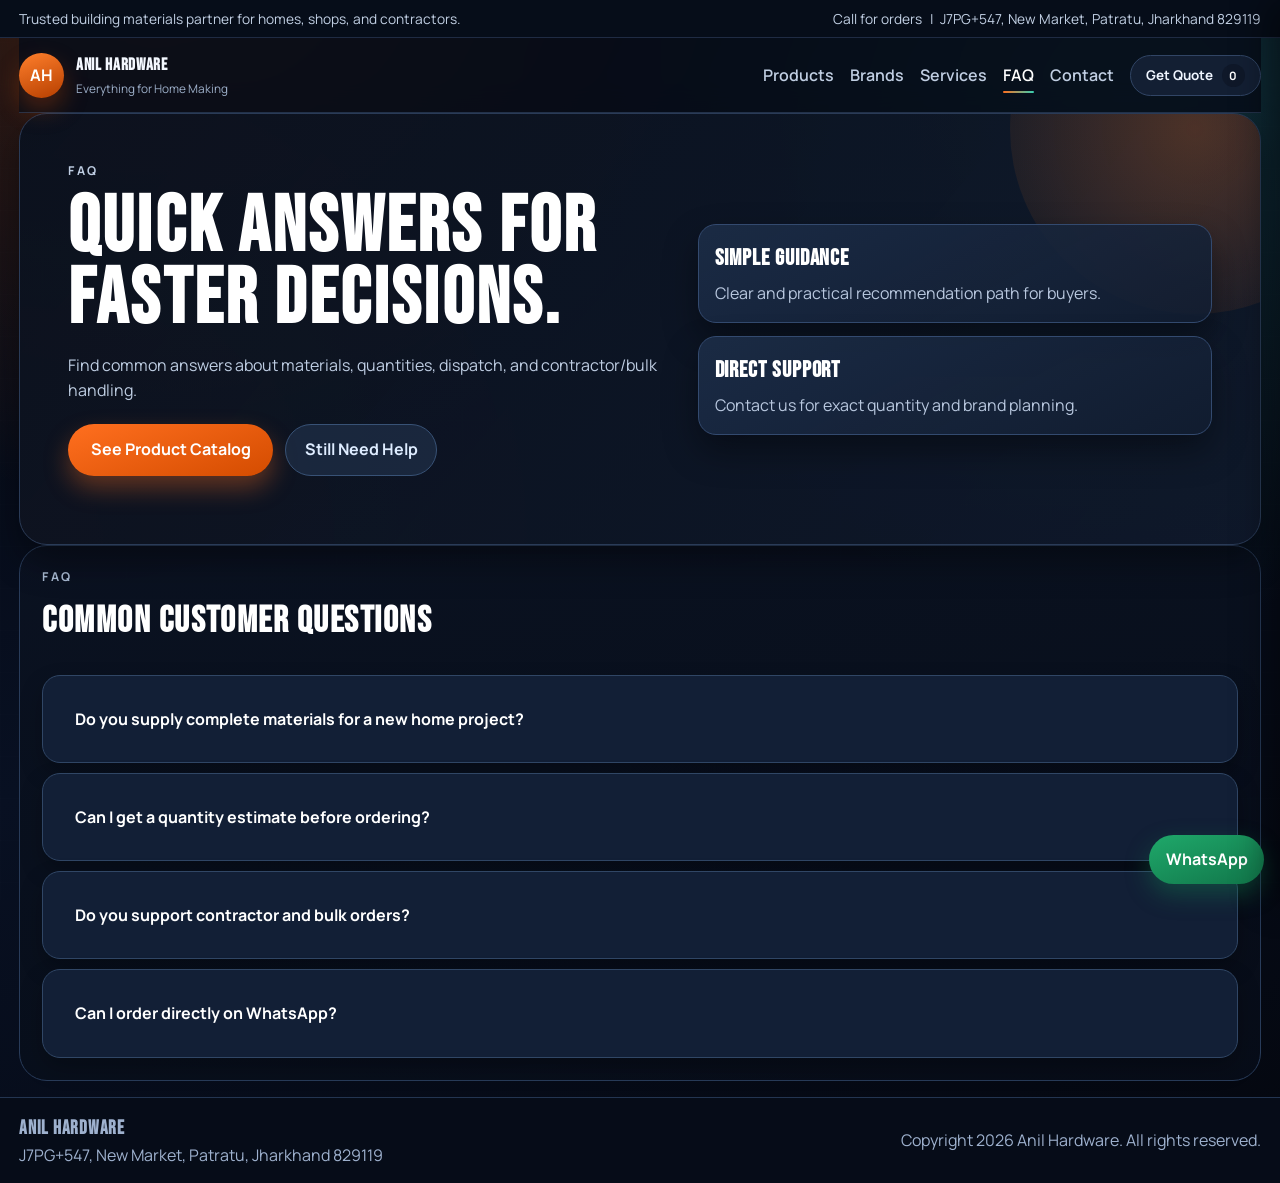
<file: faq.html>
<!doctype html>
<html lang="en">
<head>
  <meta charset="UTF-8">
  <meta name="viewport" content="width=device-width, initial-scale=1.0">
  <title>FAQ | Anil Hardware</title>
  <meta name="description" content="Frequently asked questions about materials, bulk orders, and support from Anil Hardware.">
  <meta name="theme-color" content="#0f1720">
  <link rel="preconnect" href="https://fonts.googleapis.com">
  <link rel="preconnect" href="https://fonts.gstatic.com" crossorigin>
  <link href="https://fonts.googleapis.com/css2?family=Bebas+Neue&family=Manrope:wght@400;500;600;700;800&display=swap" rel="stylesheet">
  <link rel="icon" type="image/svg+xml" href="assets/icons/icon.svg">
  <link rel="manifest" href="manifest.webmanifest">
  <link rel="stylesheet" href="assets/css/styles.css">
</head>
<body>
  <a class="skip-link" href="#main-content">Skip to main content</a>

  <header class="site-header" id="top">
    <div class="top-strip">
      <div class="container top-strip__inner">
        <p>Trusted building materials partner for homes, shops, and contractors.</p>
        <div class="top-strip__meta">
          <a href="tel:+910000000000">Call for orders</a>
          <span aria-hidden="true">|</span>
          <a href="https://maps.google.com/?q=J7PG%2B547,+New+Market,+Patratu,+Jharkhand+829119" target="_blank" rel="noopener">J7PG+547, New Market, Patratu, Jharkhand 829119</a>
        </div>
      </div>
    </div>

    <div class="container nav-wrap">
      <a class="brand" href="index.html" aria-label="Anil Hardware home">
        <span class="brand__mark" aria-hidden="true">AH</span>
        <span class="brand__text">
          <strong>Anil Hardware</strong>
          <small>Everything for Home Making</small>
        </span>
      </a>

      <button class="mobile-nav-toggle" id="mobile-nav-toggle" aria-expanded="false" aria-controls="site-nav" aria-label="Toggle navigation menu">
        <span></span>
        <span></span>
        <span></span>
      </button>

      <nav class="main-nav" id="site-nav">
        <a href="products.html">Products</a>
        <a href="brands.html">Brands</a>
        <a href="services.html">Services</a>
        <a href="faq.html">FAQ</a>
        <a href="contact.html">Contact</a>
        <button class="btn btn--small btn--outline" id="quote-toggle" type="button">
          Get Quote <span class="quote-count" id="quote-count" aria-live="polite">0</span>
        </button>
      </nav>
    </div>
  </header>

  <main id="main-content">
    <section class="hero container reveal page-hero">
      <div class="hero__content">
        <p class="eyebrow">FAQ</p>
        <h1>Quick answers for faster decisions.</h1>
        <p>Find common answers about materials, quantities, dispatch, and contractor/bulk handling.</p>
        <div class="hero__actions">
          <a class="btn btn--primary" href="products.html">See Product Catalog</a>
          <a class="btn btn--ghost" href="contact.html">Still Need Help</a>
        </div>
      </div>
      <div class="hero__visual" aria-hidden="true">
        <article class="hero-card">
          <h3>Simple Guidance</h3>
          <p>Clear and practical recommendation path for buyers.</p>
        </article>
        <article class="hero-card">
          <h3>Direct Support</h3>
          <p>Contact us for exact quantity and brand planning.</p>
        </article>
      </div>
    </section>

    <section class="faq container reveal" id="faq">
      <div class="section-head section-head--tight">
        <div>
          <p class="eyebrow">FAQ</p>
          <h2>Common Customer Questions</h2>
        </div>
      </div>

      <ul class="faq-list">
        <li class="faq-item">
          <button class="faq-question" type="button" aria-expanded="false">
            Do you supply complete materials for a new home project?
          </button>
          <div class="faq-answer">
            <p>Yes. We supply core structural and finishing materials including cement, rods, putty, distemper, and emulsion.</p>
          </div>
        </li>

        <li class="faq-item">
          <button class="faq-question" type="button" aria-expanded="false">
            Can I get a quantity estimate before ordering?
          </button>
          <div class="faq-answer">
            <p>Yes. Share your room size or construction stage, and we will help you estimate quantities before purchase.</p>
          </div>
        </li>

        <li class="faq-item">
          <button class="faq-question" type="button" aria-expanded="false">
            Do you support contractor and bulk orders?
          </button>
          <div class="faq-answer">
            <p>Yes. We handle bulk and repeat orders with tailored pricing and dispatch coordination.</p>
          </div>
        </li>

        <li class="faq-item">
          <button class="faq-question" type="button" aria-expanded="false">
            Can I order directly on WhatsApp?
          </button>
          <div class="faq-answer">
            <p>Yes. Every product has an Order on WhatsApp option, and you can also send a combined estimate list.</p>
          </div>
        </li>
      </ul>
    </section>
  </main>

  <aside class="quote-drawer" id="quote-drawer" aria-hidden="true" aria-label="Quote request panel">
    <div class="quote-drawer__header">
      <h2>Estimate List</h2>
      <button class="icon-btn" id="quote-close" type="button" aria-label="Close quote panel">x</button>
    </div>

    <div class="quote-drawer__body">
      <ul id="quote-list" class="quote-list"></ul>
      <p class="quote-empty" id="quote-empty">No products added yet.</p>

      <form id="quote-form" class="quote-form" novalidate>
        <h3>Request a Callback</h3>
        <label for="quote-name">Name</label>
        <input id="quote-name" name="quoteName" type="text" required>

        <label for="quote-phone">Mobile Number</label>
        <input id="quote-phone" name="quotePhone" type="tel" inputmode="numeric" required>

        <label for="quote-location">Delivery Area</label>
        <input id="quote-location" name="quoteLocation" type="text" placeholder="Patratu / nearby area" required>

        <label for="quote-notes">Project Notes</label>
        <textarea id="quote-notes" name="quoteNotes" rows="3" placeholder="Optional details about your site"></textarea>

        <input id="quote-items-field" name="quoteItems" type="hidden">

        <button class="btn btn--primary" type="submit">Submit Estimate Request</button>
        <button class="btn btn--text" type="button" id="clear-quote">Clear list</button>
        <p class="form-note">Submitting opens WhatsApp with your selected products.</p>
        <output class="form-status" id="quote-status" aria-live="polite"></output>
      </form>
    </div>
  </aside>

  <div class="drawer-overlay" id="drawer-overlay" hidden></div>

  <a class="whatsapp-float" id="whatsapp-float" href="https://wa.me/910000000000?text=Hello%20Anil%20Hardware%2C%20I%20need%20material%20details." target="_blank" rel="noopener" aria-label="Chat on WhatsApp">
    WhatsApp
  </a>

  <footer class="site-footer">
    <div class="container site-footer__inner">
      <div>
        <h3>Anil Hardware</h3>
        <p>J7PG+547, New Market, Patratu, Jharkhand 829119</p>
      </div>
      <p>Copyright <span id="current-year"></span> Anil Hardware. All rights reserved.</p>
    </div>
  </footer>

  <script type="module" src="assets/js/main.js"></script>
</body>
</html>
</file>
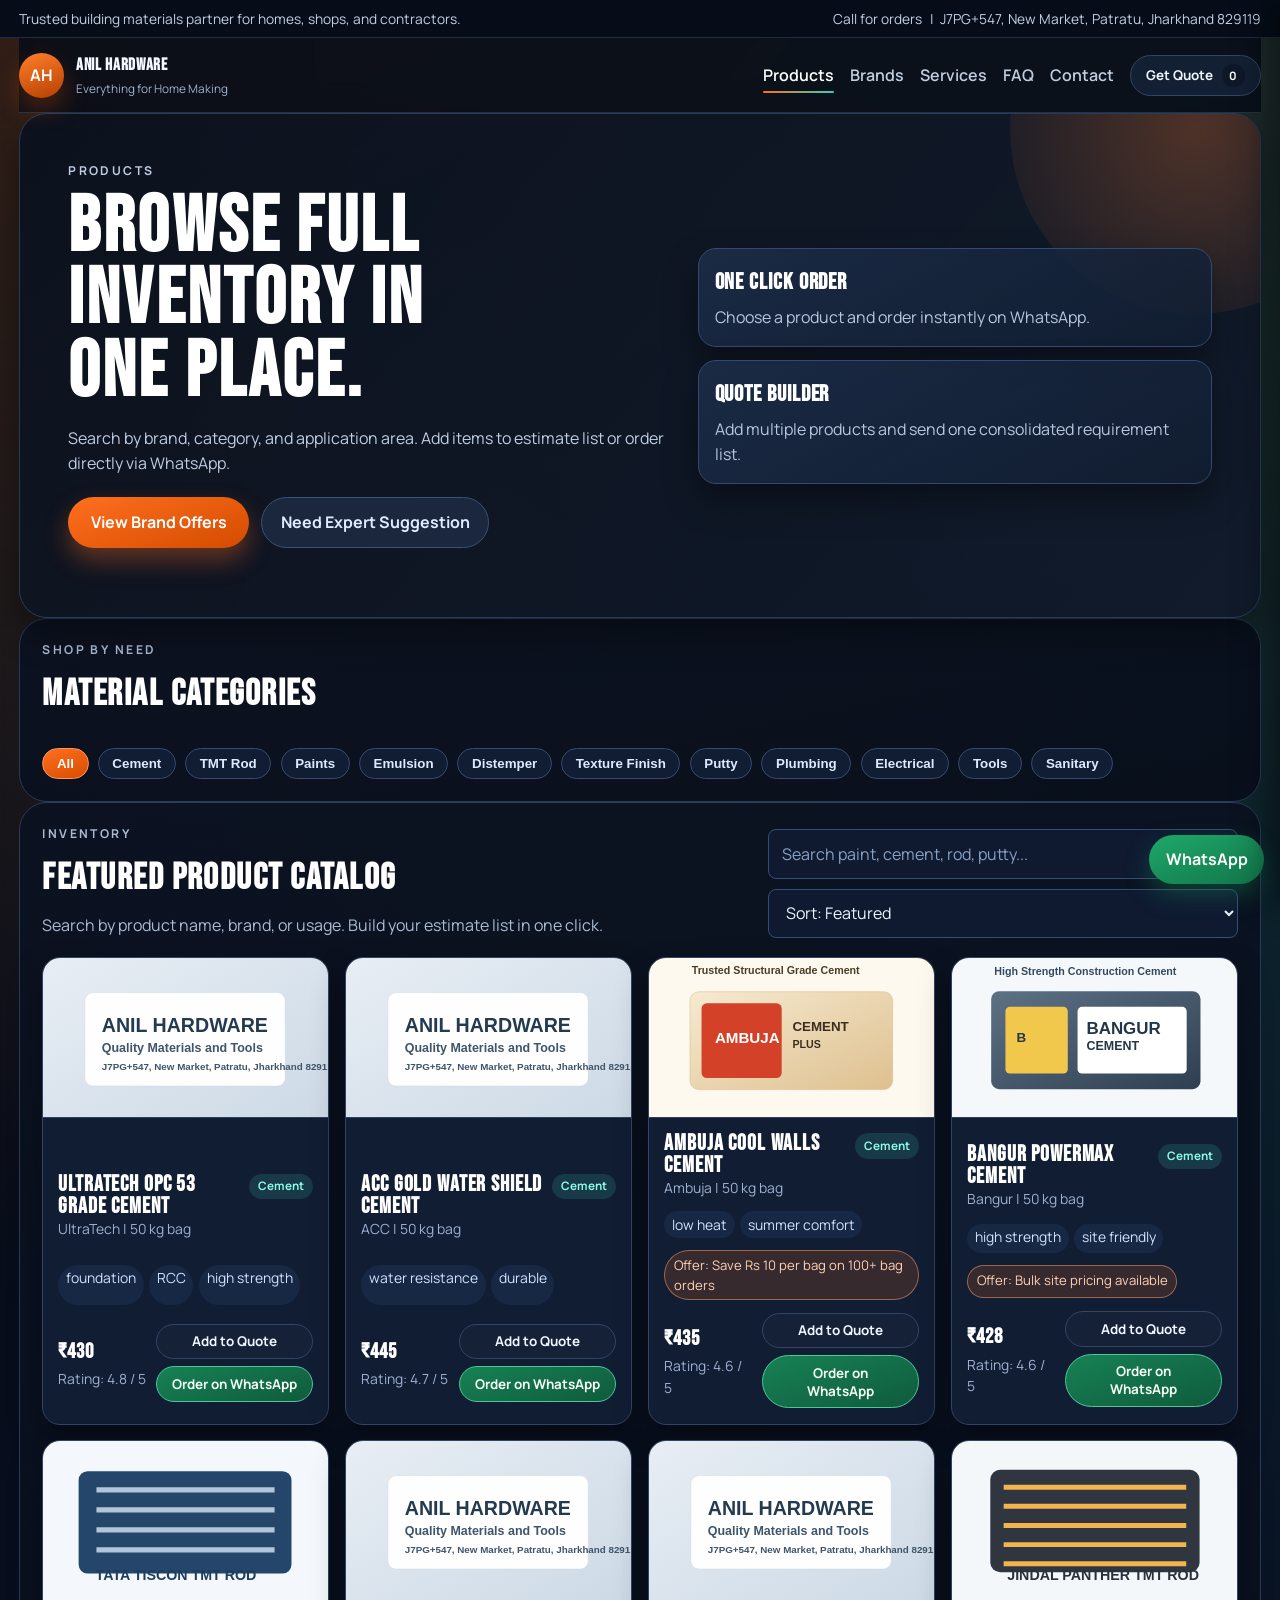
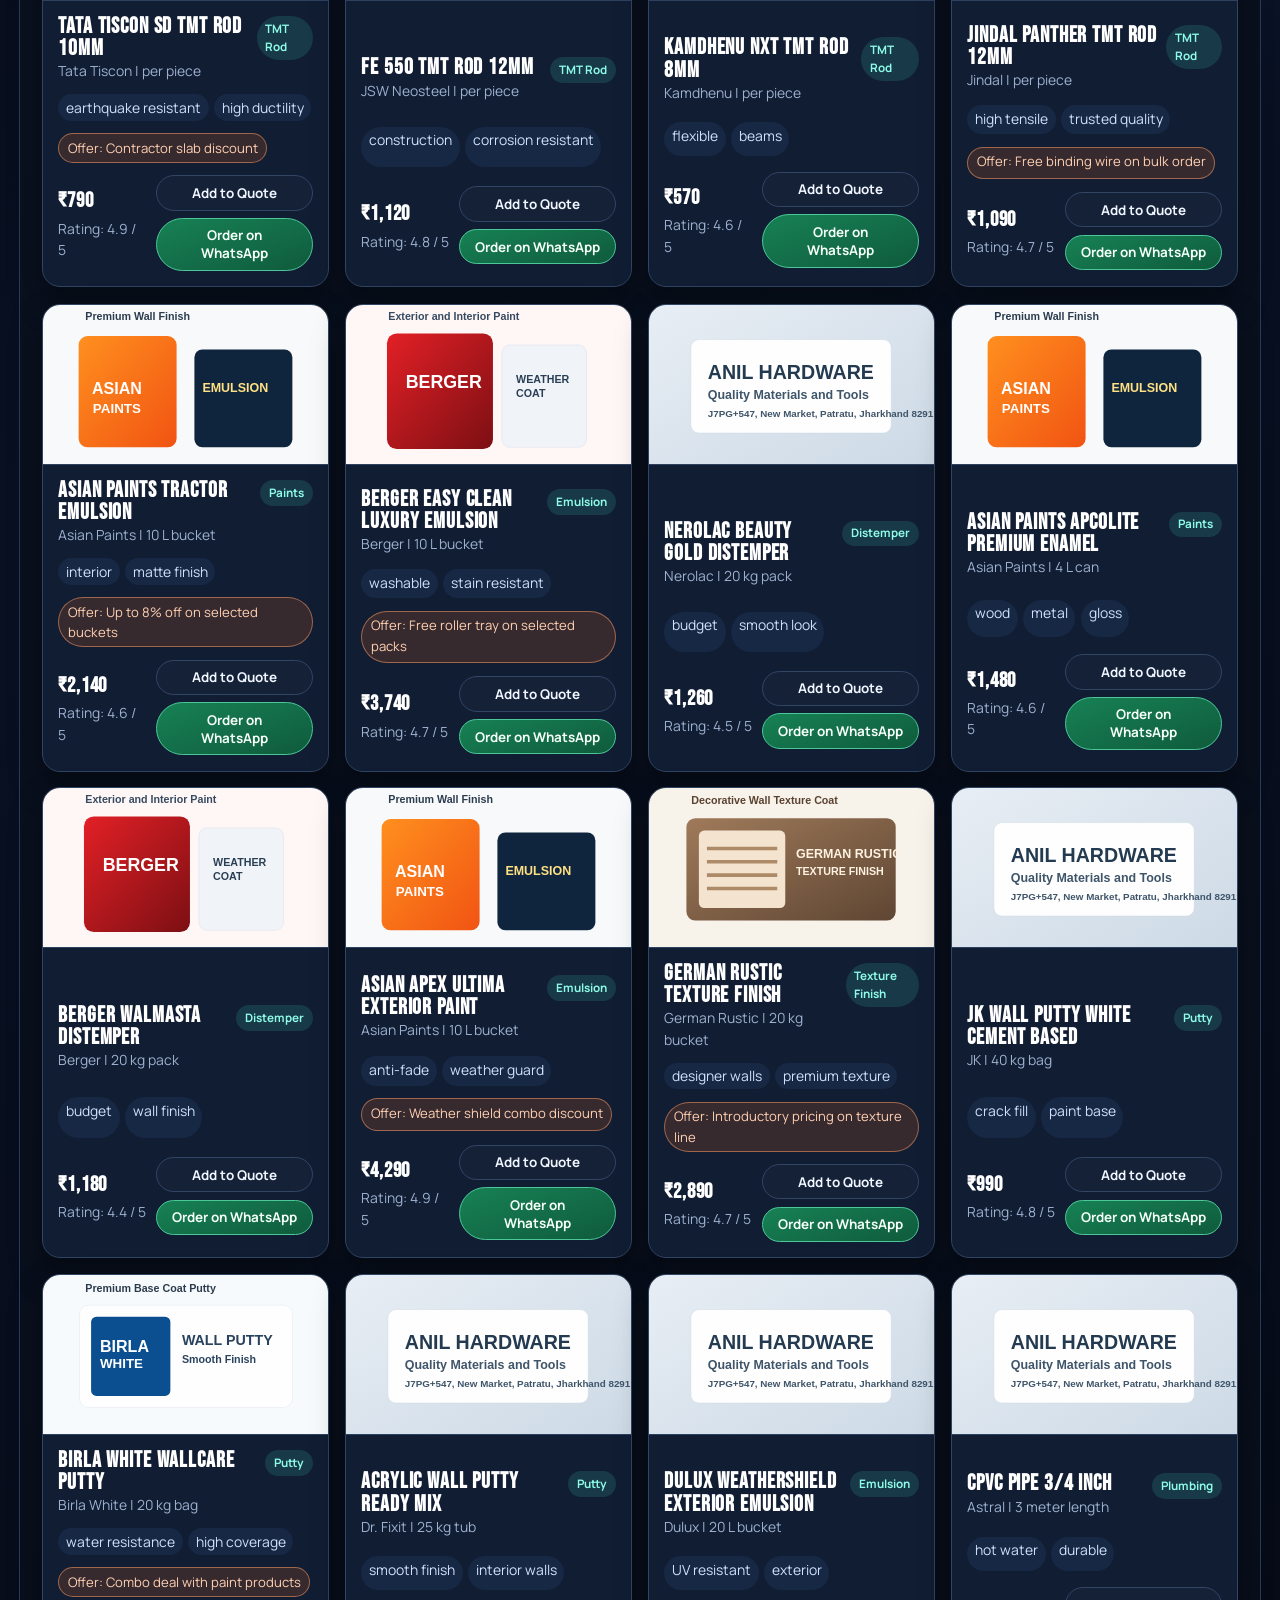
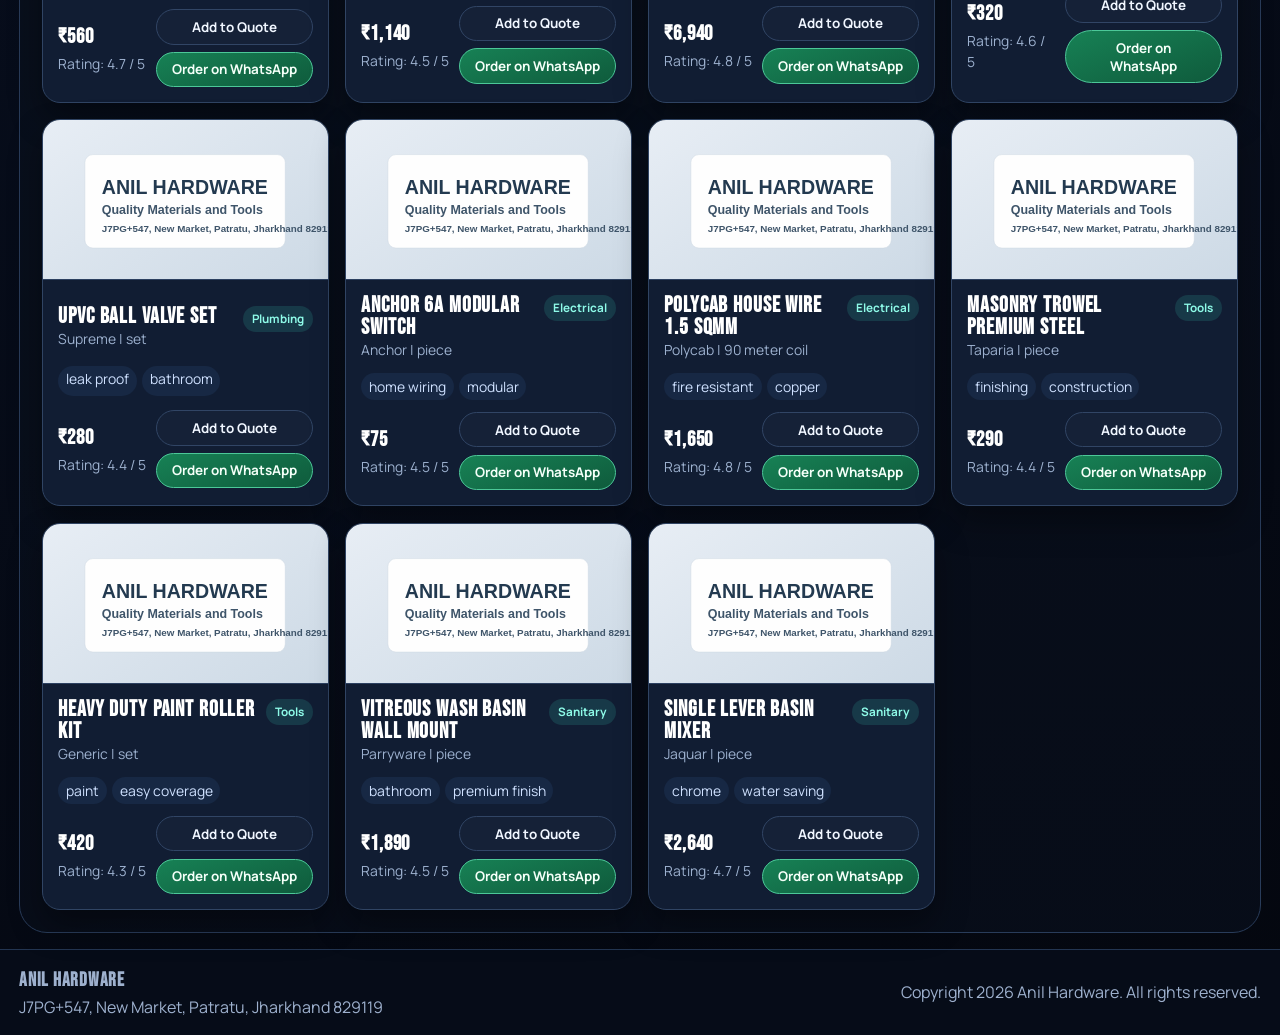
<file: products.html>
<!doctype html>
<html lang="en">
<head>
  <meta charset="UTF-8">
  <meta name="viewport" content="width=device-width, initial-scale=1.0">
  <title>Products | Anil Hardware</title>
  <meta name="description" content="Browse cement, rods, paints, putty, emulsion and all home-making products at Anil Hardware, Patratu.">
  <meta name="theme-color" content="#0f1720">
  <link rel="preconnect" href="https://fonts.googleapis.com">
  <link rel="preconnect" href="https://fonts.gstatic.com" crossorigin>
  <link href="https://fonts.googleapis.com/css2?family=Bebas+Neue&family=Manrope:wght@400;500;600;700;800&display=swap" rel="stylesheet">
  <link rel="icon" type="image/svg+xml" href="assets/icons/icon.svg">
  <link rel="manifest" href="manifest.webmanifest">
  <link rel="stylesheet" href="assets/css/styles.css">
</head>
<body>
  <a class="skip-link" href="#main-content">Skip to main content</a>

  <header class="site-header" id="top">
    <div class="top-strip">
      <div class="container top-strip__inner">
        <p>Trusted building materials partner for homes, shops, and contractors.</p>
        <div class="top-strip__meta">
          <a href="tel:+910000000000">Call for orders</a>
          <span aria-hidden="true">|</span>
          <a href="https://maps.google.com/?q=J7PG%2B547,+New+Market,+Patratu,+Jharkhand+829119" target="_blank" rel="noopener">J7PG+547, New Market, Patratu, Jharkhand 829119</a>
        </div>
      </div>
    </div>

    <div class="container nav-wrap">
      <a class="brand" href="index.html" aria-label="Anil Hardware home">
        <span class="brand__mark" aria-hidden="true">AH</span>
        <span class="brand__text">
          <strong>Anil Hardware</strong>
          <small>Everything for Home Making</small>
        </span>
      </a>

      <button class="mobile-nav-toggle" id="mobile-nav-toggle" aria-expanded="false" aria-controls="site-nav" aria-label="Toggle navigation menu">
        <span></span>
        <span></span>
        <span></span>
      </button>

      <nav class="main-nav" id="site-nav">
        <a href="products.html">Products</a>
        <a href="brands.html">Brands</a>
        <a href="services.html">Services</a>
        <a href="faq.html">FAQ</a>
        <a href="contact.html">Contact</a>
        <button class="btn btn--small btn--outline" id="quote-toggle" type="button">
          Get Quote <span class="quote-count" id="quote-count" aria-live="polite">0</span>
        </button>
      </nav>
    </div>
  </header>

  <main id="main-content">
    <section class="hero container reveal page-hero">
      <div class="hero__content">
        <p class="eyebrow">PRODUCTS</p>
        <h1>Browse full inventory in one place.</h1>
        <p>Search by brand, category, and application area. Add items to estimate list or order directly via WhatsApp.</p>
        <div class="hero__actions">
          <a class="btn btn--primary" href="brands.html">View Brand Offers</a>
          <a class="btn btn--ghost" href="contact.html">Need Expert Suggestion</a>
        </div>
      </div>
      <div class="hero__visual" aria-hidden="true">
        <article class="hero-card">
          <h3>One Click Order</h3>
          <p>Choose a product and order instantly on WhatsApp.</p>
        </article>
        <article class="hero-card">
          <h3>Quote Builder</h3>
          <p>Add multiple products and send one consolidated requirement list.</p>
        </article>
      </div>
    </section>

    <section class="category-strip container reveal" id="categories">
      <div class="section-head section-head--tight">
        <div>
          <p class="eyebrow">SHOP BY NEED</p>
          <h2>Material Categories</h2>
        </div>
      </div>
      <div class="chips" id="category-chips" aria-label="Product category filters"></div>
    </section>

    <section class="products container reveal" id="products">
      <div class="section-head">
        <div>
          <p class="eyebrow">INVENTORY</p>
          <h2>Featured Product Catalog</h2>
          <p>Search by product name, brand, or usage. Build your estimate list in one click.</p>
        </div>

        <div class="product-tools">
          <label for="product-search" class="sr-only">Search products</label>
          <input type="search" id="product-search" placeholder="Search paint, cement, rod, putty..." autocomplete="off">

          <label for="sort-products" class="sr-only">Sort products</label>
          <select id="sort-products">
            <option value="featured">Sort: Featured</option>
            <option value="price-low">Price: Low to High</option>
            <option value="price-high">Price: High to Low</option>
            <option value="rating">Top Rated</option>
          </select>
        </div>
      </div>

      <div class="product-grid" id="product-grid" aria-live="polite"></div>
      <p class="empty-state" id="product-empty" hidden>No matching products found. Try another keyword or category.</p>
    </section>
  </main>

  <aside class="quote-drawer" id="quote-drawer" aria-hidden="true" aria-label="Quote request panel">
    <div class="quote-drawer__header">
      <h2>Estimate List</h2>
      <button class="icon-btn" id="quote-close" type="button" aria-label="Close quote panel">x</button>
    </div>

    <div class="quote-drawer__body">
      <ul id="quote-list" class="quote-list"></ul>
      <p class="quote-empty" id="quote-empty">No products added yet.</p>

      <form id="quote-form" class="quote-form" novalidate>
        <h3>Request a Callback</h3>
        <label for="quote-name">Name</label>
        <input id="quote-name" name="quoteName" type="text" required>

        <label for="quote-phone">Mobile Number</label>
        <input id="quote-phone" name="quotePhone" type="tel" inputmode="numeric" required>

        <label for="quote-location">Delivery Area</label>
        <input id="quote-location" name="quoteLocation" type="text" placeholder="Patratu / nearby area" required>

        <label for="quote-notes">Project Notes</label>
        <textarea id="quote-notes" name="quoteNotes" rows="3" placeholder="Optional details about your site"></textarea>

        <input id="quote-items-field" name="quoteItems" type="hidden">

        <button class="btn btn--primary" type="submit">Submit Estimate Request</button>
        <button class="btn btn--text" type="button" id="clear-quote">Clear list</button>
        <p class="form-note">Submitting opens WhatsApp with your selected products.</p>
        <output class="form-status" id="quote-status" aria-live="polite"></output>
      </form>
    </div>
  </aside>

  <div class="drawer-overlay" id="drawer-overlay" hidden></div>

  <a class="whatsapp-float" id="whatsapp-float" href="https://wa.me/910000000000?text=Hello%20Anil%20Hardware%2C%20I%20need%20material%20details." target="_blank" rel="noopener" aria-label="Chat on WhatsApp">
    WhatsApp
  </a>

  <footer class="site-footer">
    <div class="container site-footer__inner">
      <div>
        <h3>Anil Hardware</h3>
        <p>J7PG+547, New Market, Patratu, Jharkhand 829119</p>
      </div>
      <p>Copyright <span id="current-year"></span> Anil Hardware. All rights reserved.</p>
    </div>
  </footer>

  <script type="module" src="assets/js/main.js"></script>
</body>
</html>
</file>
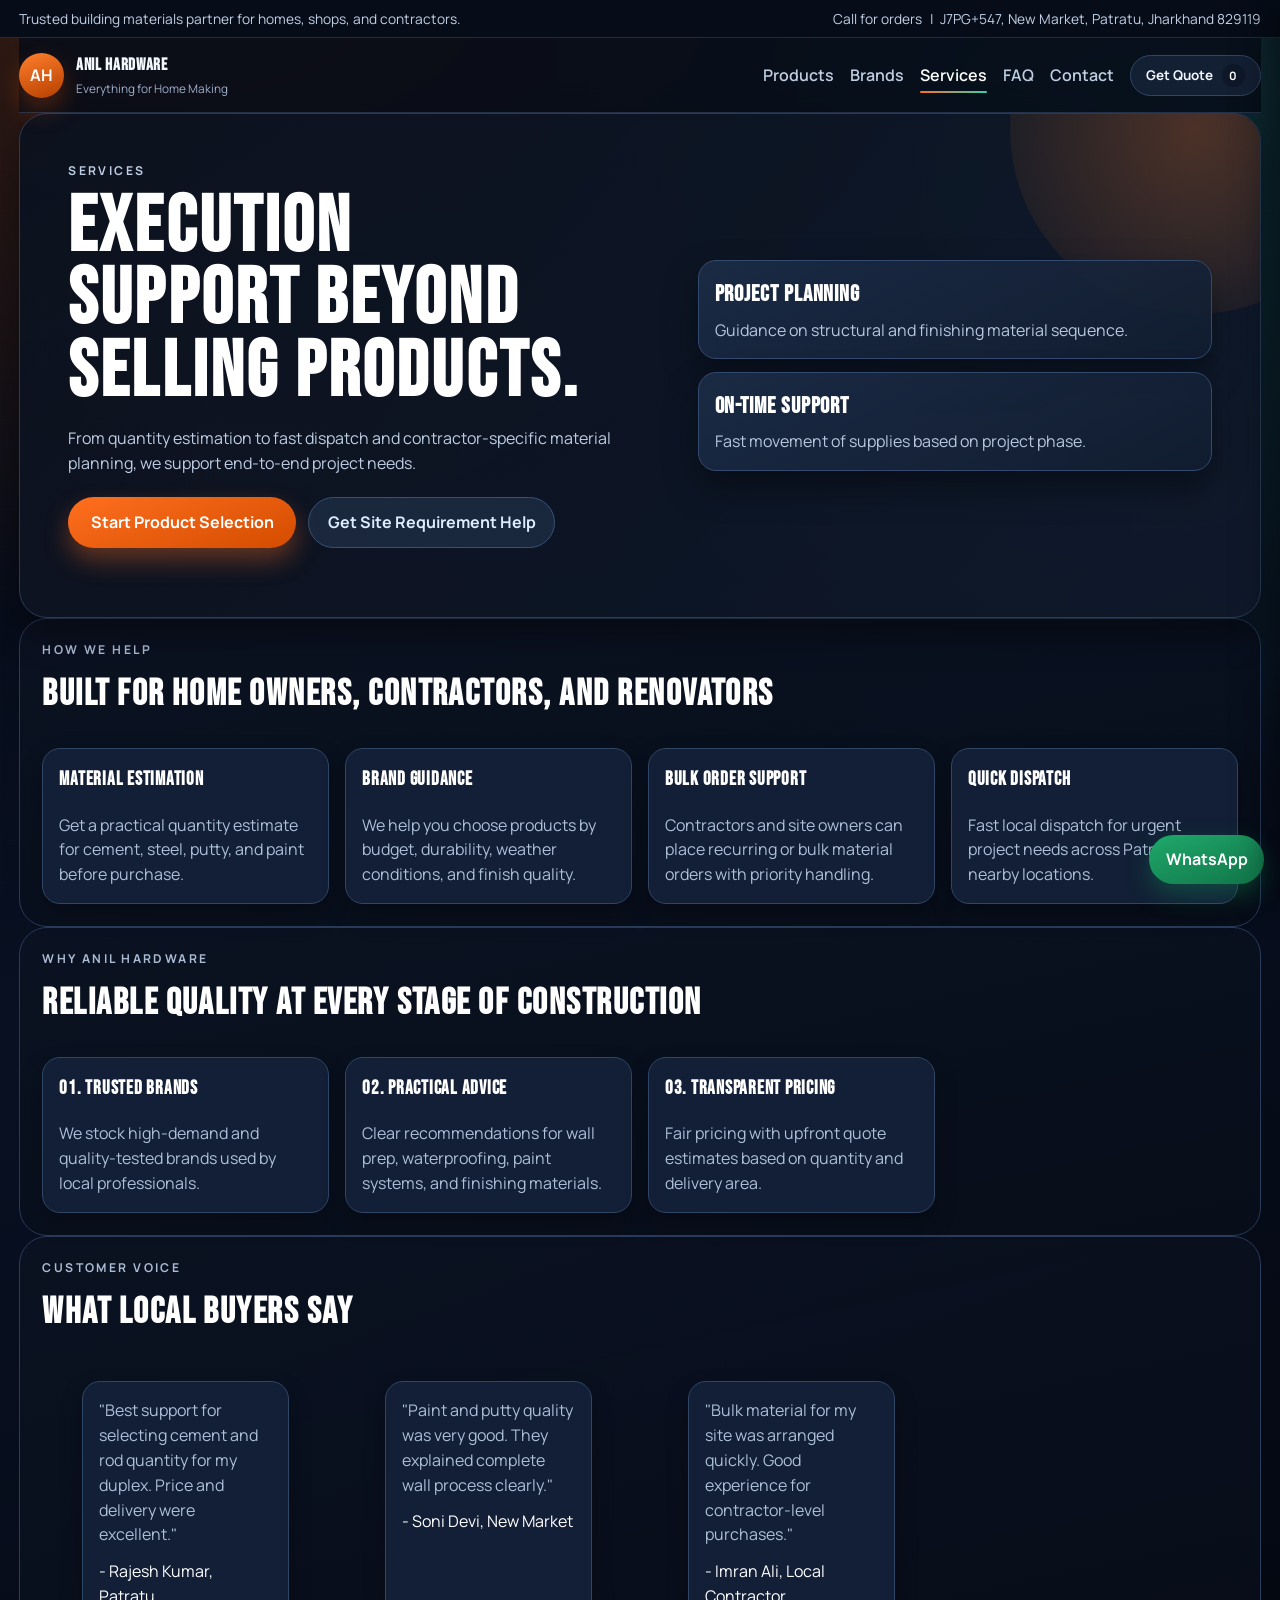
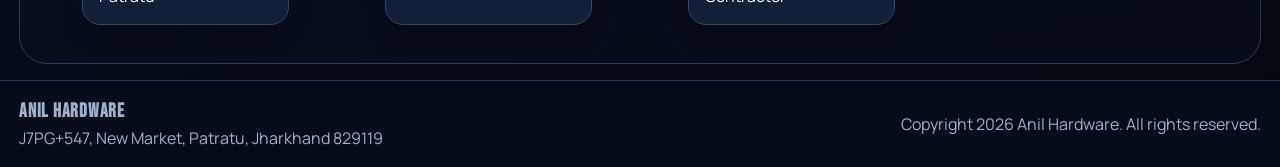
<file: services.html>
<!doctype html>
<html lang="en">
<head>
  <meta charset="UTF-8">
  <meta name="viewport" content="width=device-width, initial-scale=1.0">
  <title>Services | Anil Hardware</title>
  <meta name="description" content="Material estimation, brand guidance, bulk support, and dispatch services from Anil Hardware.">
  <meta name="theme-color" content="#0f1720">
  <link rel="preconnect" href="https://fonts.googleapis.com">
  <link rel="preconnect" href="https://fonts.gstatic.com" crossorigin>
  <link href="https://fonts.googleapis.com/css2?family=Bebas+Neue&family=Manrope:wght@400;500;600;700;800&display=swap" rel="stylesheet">
  <link rel="icon" type="image/svg+xml" href="assets/icons/icon.svg">
  <link rel="manifest" href="manifest.webmanifest">
  <link rel="stylesheet" href="assets/css/styles.css">
</head>
<body>
  <a class="skip-link" href="#main-content">Skip to main content</a>

  <header class="site-header" id="top">
    <div class="top-strip">
      <div class="container top-strip__inner">
        <p>Trusted building materials partner for homes, shops, and contractors.</p>
        <div class="top-strip__meta">
          <a href="tel:+910000000000">Call for orders</a>
          <span aria-hidden="true">|</span>
          <a href="https://maps.google.com/?q=J7PG%2B547,+New+Market,+Patratu,+Jharkhand+829119" target="_blank" rel="noopener">J7PG+547, New Market, Patratu, Jharkhand 829119</a>
        </div>
      </div>
    </div>

    <div class="container nav-wrap">
      <a class="brand" href="index.html" aria-label="Anil Hardware home">
        <span class="brand__mark" aria-hidden="true">AH</span>
        <span class="brand__text">
          <strong>Anil Hardware</strong>
          <small>Everything for Home Making</small>
        </span>
      </a>

      <button class="mobile-nav-toggle" id="mobile-nav-toggle" aria-expanded="false" aria-controls="site-nav" aria-label="Toggle navigation menu">
        <span></span>
        <span></span>
        <span></span>
      </button>

      <nav class="main-nav" id="site-nav">
        <a href="products.html">Products</a>
        <a href="brands.html">Brands</a>
        <a href="services.html">Services</a>
        <a href="faq.html">FAQ</a>
        <a href="contact.html">Contact</a>
        <button class="btn btn--small btn--outline" id="quote-toggle" type="button">
          Get Quote <span class="quote-count" id="quote-count" aria-live="polite">0</span>
        </button>
      </nav>
    </div>
  </header>

  <main id="main-content">
    <section class="hero container reveal page-hero">
      <div class="hero__content">
        <p class="eyebrow">SERVICES</p>
        <h1>Execution support beyond selling products.</h1>
        <p>From quantity estimation to fast dispatch and contractor-specific material planning, we support end-to-end project needs.</p>
        <div class="hero__actions">
          <a class="btn btn--primary" href="products.html">Start Product Selection</a>
          <a class="btn btn--ghost" href="contact.html">Get Site Requirement Help</a>
        </div>
      </div>
      <div class="hero__visual" aria-hidden="true">
        <article class="hero-card">
          <h3>Project Planning</h3>
          <p>Guidance on structural and finishing material sequence.</p>
        </article>
        <article class="hero-card">
          <h3>On-Time Support</h3>
          <p>Fast movement of supplies based on project phase.</p>
        </article>
      </div>
    </section>

    <section class="services container reveal" id="services">
      <div class="section-head section-head--tight">
        <div>
          <p class="eyebrow">HOW WE HELP</p>
          <h2>Built for Home Owners, Contractors, and Renovators</h2>
        </div>
      </div>

      <div class="service-grid">
        <article class="service-card">
          <h3>Material Estimation</h3>
          <p>Get a practical quantity estimate for cement, steel, putty, and paint before purchase.</p>
        </article>
        <article class="service-card">
          <h3>Brand Guidance</h3>
          <p>We help you choose products by budget, durability, weather conditions, and finish quality.</p>
        </article>
        <article class="service-card">
          <h3>Bulk Order Support</h3>
          <p>Contractors and site owners can place recurring or bulk material orders with priority handling.</p>
        </article>
        <article class="service-card">
          <h3>Quick Dispatch</h3>
          <p>Fast local dispatch for urgent project needs across Patratu and nearby locations.</p>
        </article>
      </div>
    </section>

    <section class="why-us container reveal" id="why-us">
      <div class="section-head section-head--tight">
        <div>
          <p class="eyebrow">WHY ANIL HARDWARE</p>
          <h2>Reliable Quality at Every Stage of Construction</h2>
        </div>
      </div>

      <div class="value-grid">
        <article class="value-card">
          <h3>01. Trusted Brands</h3>
          <p>We stock high-demand and quality-tested brands used by local professionals.</p>
        </article>
        <article class="value-card">
          <h3>02. Practical Advice</h3>
          <p>Clear recommendations for wall prep, waterproofing, paint systems, and finishing materials.</p>
        </article>
        <article class="value-card">
          <h3>03. Transparent Pricing</h3>
          <p>Fair pricing with upfront quote estimates based on quantity and delivery area.</p>
        </article>
      </div>
    </section>

    <section class="testimonials container reveal" id="testimonials">
      <div class="section-head section-head--tight">
        <div>
          <p class="eyebrow">CUSTOMER VOICE</p>
          <h2>What Local Buyers Say</h2>
        </div>
      </div>

      <div class="testimonial-grid">
        <blockquote class="testimonial-card">
          <p>"Best support for selecting cement and rod quantity for my duplex. Price and delivery were excellent."</p>
          <cite>- Rajesh Kumar, Patratu</cite>
        </blockquote>
        <blockquote class="testimonial-card">
          <p>"Paint and putty quality was very good. They explained complete wall process clearly."</p>
          <cite>- Soni Devi, New Market</cite>
        </blockquote>
        <blockquote class="testimonial-card">
          <p>"Bulk material for my site was arranged quickly. Good experience for contractor-level purchases."</p>
          <cite>- Imran Ali, Local Contractor</cite>
        </blockquote>
      </div>
    </section>
  </main>

  <aside class="quote-drawer" id="quote-drawer" aria-hidden="true" aria-label="Quote request panel">
    <div class="quote-drawer__header">
      <h2>Estimate List</h2>
      <button class="icon-btn" id="quote-close" type="button" aria-label="Close quote panel">x</button>
    </div>

    <div class="quote-drawer__body">
      <ul id="quote-list" class="quote-list"></ul>
      <p class="quote-empty" id="quote-empty">No products added yet.</p>

      <form id="quote-form" class="quote-form" novalidate>
        <h3>Request a Callback</h3>
        <label for="quote-name">Name</label>
        <input id="quote-name" name="quoteName" type="text" required>

        <label for="quote-phone">Mobile Number</label>
        <input id="quote-phone" name="quotePhone" type="tel" inputmode="numeric" required>

        <label for="quote-location">Delivery Area</label>
        <input id="quote-location" name="quoteLocation" type="text" placeholder="Patratu / nearby area" required>

        <label for="quote-notes">Project Notes</label>
        <textarea id="quote-notes" name="quoteNotes" rows="3" placeholder="Optional details about your site"></textarea>

        <input id="quote-items-field" name="quoteItems" type="hidden">

        <button class="btn btn--primary" type="submit">Submit Estimate Request</button>
        <button class="btn btn--text" type="button" id="clear-quote">Clear list</button>
        <p class="form-note">Submitting opens WhatsApp with your selected products.</p>
        <output class="form-status" id="quote-status" aria-live="polite"></output>
      </form>
    </div>
  </aside>

  <div class="drawer-overlay" id="drawer-overlay" hidden></div>

  <a class="whatsapp-float" id="whatsapp-float" href="https://wa.me/910000000000?text=Hello%20Anil%20Hardware%2C%20I%20need%20material%20details." target="_blank" rel="noopener" aria-label="Chat on WhatsApp">
    WhatsApp
  </a>

  <footer class="site-footer">
    <div class="container site-footer__inner">
      <div>
        <h3>Anil Hardware</h3>
        <p>J7PG+547, New Market, Patratu, Jharkhand 829119</p>
      </div>
      <p>Copyright <span id="current-year"></span> Anil Hardware. All rights reserved.</p>
    </div>
  </footer>

  <script type="module" src="assets/js/main.js"></script>
</body>
</html>
</file>
<file: assets/css/styles.css>
:root {
  --bg: #04070f;
  --bg-soft: #0c1322;
  --surface: #101a2d;
  --surface-soft: #142038;
  --surface-strong: #1a2b47;
  --text: #edf3ff;
  --text-muted: #adbbd2;
  --line: #2b3d5b;
  --brand: #ff6f1f;
  --brand-dark: #bf4500;
  --teal: #37cfb2;
  --success: #1aa76d;
  --shadow: 0 16px 34px rgba(0, 0, 0, 0.38);
  --radius-xl: 28px;
  --radius-lg: 18px;
  --radius-md: 12px;
  --radius-sm: 8px;
}

* {
  box-sizing: border-box;
}

html {
  scroll-behavior: smooth;
}

body {
  margin: 0;
  font-family: "Manrope", sans-serif;
  line-height: 1.55;
  color: var(--text);
  background:
    radial-gradient(circle at 12% -10%, rgba(255, 111, 31, 0.24), rgba(255, 111, 31, 0) 36%),
    radial-gradient(circle at 88% 8%, rgba(55, 207, 178, 0.18), rgba(55, 207, 178, 0) 34%),
    linear-gradient(155deg, #04070f 0%, #081022 45%, #04070f 100%);
  min-height: 100vh;
  overflow-x: hidden;
  position: relative;
}

body::before {
  content: "";
  position: fixed;
  inset: 0;
  background-image:
    linear-gradient(rgba(255, 255, 255, 0.03) 1px, transparent 1px),
    linear-gradient(90deg, rgba(255, 255, 255, 0.03) 1px, transparent 1px);
  background-size: 42px 42px;
  pointer-events: none;
  opacity: 0.28;
  z-index: -1;
  animation: grid-drift 18s linear infinite;
}

img,
svg {
  display: block;
  max-width: 100%;
}

a {
  color: inherit;
  text-decoration: none;
}

h1,
h2,
h3,
strong {
  font-family: "Bebas Neue", sans-serif;
  letter-spacing: 0.04em;
}

h1,
h2,
h3,
p {
  margin-top: 0;
}

.container {
  width: min(1880px, 97vw);
  margin-inline: auto;
}

.skip-link {
  position: absolute;
  left: 1rem;
  top: -120%;
  background: #ffffff;
  color: #101a2d;
  border-radius: 0.5rem;
  padding: 0.6rem 0.9rem;
  z-index: 200;
}

.skip-link:focus {
  top: 1rem;
}

.eyebrow {
  margin: 0;
  font-size: 0.76rem;
  letter-spacing: 0.2em;
  color: #ffb68a;
  font-weight: 700;
}

.site-header {
  position: sticky;
  top: 0;
  z-index: 60;
  backdrop-filter: blur(14px);
}

.top-strip {
  background: #060d19;
  border-bottom: 1px solid #1f2b43;
  color: #c2d0e4;
  font-size: 0.86rem;
}

.top-strip__inner {
  display: flex;
  justify-content: space-between;
  align-items: center;
  gap: 1rem;
  padding: 0.5rem 0;
}

.top-strip__inner p {
  margin: 0;
}

.top-strip__meta {
  display: inline-flex;
  align-items: center;
  gap: 0.45rem;
  flex-wrap: wrap;
}

.nav-wrap {
  display: flex;
  justify-content: space-between;
  align-items: center;
  gap: 1rem;
  padding: 0.85rem 0;
  background: rgba(7, 13, 24, 0.84);
  border-bottom: 1px solid #223149;
}

.brand {
  display: inline-flex;
  align-items: center;
  gap: 0.75rem;
}

.brand__mark {
  inline-size: 2.8rem;
  block-size: 2.8rem;
  display: grid;
  place-items: center;
  border-radius: 50%;
  background: linear-gradient(160deg, #ff7f2c, #b63f00);
  color: #fff;
  font-weight: 700;
  box-shadow: 0 12px 24px rgba(198, 72, 6, 0.34);
}

.brand__text {
  display: grid;
  gap: 0.15rem;
}

.brand__text strong {
  font-size: 1.05rem;
  color: #f4f8ff;
}

.brand__text small {
  color: #9eb0ca;
  font-size: 0.74rem;
}

.main-nav {
  display: flex;
  align-items: center;
  gap: 1rem;
}

.main-nav a {
  color: #c0cee2;
  font-weight: 600;
}

.main-nav a:hover {
  color: #ffffff;
}

.main-nav a.is-current {
  color: #ffffff;
  position: relative;
}

.main-nav a.is-current::after {
  content: "";
  position: absolute;
  left: 0;
  right: 0;
  bottom: -0.35rem;
  height: 2px;
  border-radius: 999px;
  background: linear-gradient(90deg, #ff6f1f, #37cfb2);
}

.mobile-nav-toggle {
  display: none;
  flex-direction: column;
  gap: 4px;
  border: 0;
  background: transparent;
  padding: 0.3rem;
}

.mobile-nav-toggle span {
  width: 1.55rem;
  height: 2px;
  border-radius: 999px;
  background: #d7e3f8;
}

.btn {
  border: 0;
  border-radius: 999px;
  font-family: inherit;
  font-weight: 700;
  cursor: pointer;
  transition: transform 180ms ease, filter 180ms ease;
}

.btn:hover {
  transform: translateY(-2px);
  filter: brightness(1.06);
}

.btn:focus-visible,
input:focus-visible,
select:focus-visible,
textarea:focus-visible,
.faq-question:focus-visible,
.icon-btn:focus-visible,
.chip:focus-visible {
  outline: 3px solid rgba(55, 207, 178, 0.72);
  outline-offset: 2px;
}

.btn--primary {
  background: linear-gradient(160deg, var(--brand), #d44c00);
  color: #ffffff;
  padding: 0.84rem 1.4rem;
  box-shadow: 0 12px 24px rgba(255, 111, 31, 0.35);
}

.btn--outline {
  border: 1px solid #314565;
  background: rgba(22, 35, 56, 0.85);
  color: #f0f6ff;
  padding: 0.78rem 1.16rem;
}

.btn--ghost {
  border: 1px solid #385276;
  background: rgba(34, 51, 78, 0.64);
  color: #deecff;
  padding: 0.78rem 1.16rem;
}

.btn--small {
  padding: 0.48rem 0.94rem;
  font-size: 0.84rem;
}

.btn--text {
  background: transparent;
  color: #c7d6ec;
  padding: 0.4rem 0;
}

.btn--wa {
  border: 1px solid #4cc898;
  background: linear-gradient(160deg, #178155, #0f5b3c);
  color: #f4fff8;
}

.quote-count {
  display: inline-grid;
  place-items: center;
  min-width: 1.45rem;
  height: 1.45rem;
  border-radius: 999px;
  background: #0f1829;
  color: #fff;
  margin-left: 0.35rem;
  font-size: 0.72rem;
}

section {
  padding-block: 1.25rem 2.4rem;
}

.hero {
  display: grid;
  grid-template-columns: 1.08fr 0.92fr;
  gap: 1.6rem;
  border: 1px solid #2a3b57;
  border-radius: var(--radius-xl);
  background:
    linear-gradient(130deg, rgba(10, 17, 30, 0.95), rgba(16, 25, 43, 0.9)),
    radial-gradient(circle at 0% 100%, rgba(255, 111, 31, 0.18), rgba(255, 111, 31, 0) 45%);
  box-shadow: var(--shadow);
  padding: clamp(1.35rem, 4vw, 3rem);
  overflow: hidden;
  position: relative;
}

.page-hero {
  min-height: 360px;
  align-items: center;
}

.hero::after {
  content: "";
  position: absolute;
  width: 370px;
  height: 370px;
  top: -170px;
  right: -120px;
  border-radius: 50%;
  background: radial-gradient(circle, rgba(255, 122, 39, 0.26), rgba(255, 122, 39, 0));
  pointer-events: none;
  animation: orb-pulse 8s ease-in-out infinite;
}

.hero__content,
.hero__visual {
  position: relative;
  z-index: 1;
}

.hero__content h1 {
  margin: 0.65rem 0 1rem;
  font-size: clamp(2.5rem, 7vw, 4.85rem);
  line-height: 0.94;
  color: #ffffff;
  text-wrap: balance;
}

.hero__content p {
  color: #becde2;
  max-width: 60ch;
}

.hero__actions {
  display: flex;
  flex-wrap: wrap;
  gap: 0.75rem;
  margin: 1.3rem 0;
}

.hero__stats {
  list-style: none;
  padding: 0;
  margin: 1.25rem 0 0;
  display: flex;
  gap: 0.85rem;
  flex-wrap: wrap;
}

.hero__stats li {
  min-width: 150px;
  padding: 0.8rem 0.9rem;
  border-radius: var(--radius-md);
  border: 1px solid #2f4262;
  background: rgba(16, 26, 44, 0.88);
}

.hero__stats strong {
  display: block;
  font-size: 1.08rem;
  color: #fff;
}

.hero__stats span {
  color: #9db0cc;
  font-size: 0.85rem;
}

.hero__visual {
  display: grid;
  gap: 0.8rem;
  align-content: start;
}

.hero-card {
  border: 1px solid #334a6f;
  border-radius: var(--radius-lg);
  padding: 1rem;
  background: linear-gradient(152deg, rgba(28, 45, 72, 0.9), rgba(17, 29, 49, 0.86));
  box-shadow: var(--shadow);
  transition: transform 220ms ease, border-color 220ms ease;
}

.hero-card h3 {
  margin-bottom: 0.32rem;
  color: #ffffff;
  font-size: 1.42rem;
}

.hero-card p {
  margin: 0;
  color: #b8c7de;
}

.material-reel {
  display: grid;
  gap: 1rem;
}

.reel-marquee {
  overflow: hidden;
  border: 1px solid #2b3e5e;
  border-radius: 999px;
  background: rgba(9, 15, 28, 0.88);
}

.reel-marquee__track {
  width: max-content;
  display: flex;
  gap: 0.85rem;
  padding: 0.56rem 0.8rem;
  animation: marquee 20s linear infinite;
}

.reel-marquee__track span {
  white-space: nowrap;
  border: 1px solid #39537a;
  border-radius: 999px;
  color: #d9e8fd;
  background: rgba(28, 45, 71, 0.72);
  font-size: 0.85rem;
  padding: 0.24rem 0.65rem;
}

.reel-grid {
  display: grid;
  grid-template-columns: repeat(3, minmax(0, 1fr));
  gap: 1rem;
}

.reel-card {
  border: 1px solid #2e4264;
  border-radius: var(--radius-lg);
  padding: 1rem;
  background:
    linear-gradient(155deg, rgba(14, 23, 39, 0.94), rgba(10, 17, 30, 0.9)),
    radial-gradient(circle at top right, rgba(255, 111, 31, 0.2), rgba(255, 111, 31, 0));
  transition: transform 200ms ease, border-color 200ms ease;
}

.reel-card:hover {
  transform: translateY(-4px);
  border-color: #486aa1;
}

.reel-card h3 {
  margin: 0.35rem 0;
  color: #ffffff;
  font-size: 1.48rem;
}

.reel-card p {
  margin: 0;
  color: #aebfd8;
}

.category-strip,
.products,
.brands,
.services,
.why-us,
.testimonials,
.faq,
.contact {
  border: 1px solid #293c5a;
  border-radius: var(--radius-xl);
  background: linear-gradient(168deg, rgba(11, 18, 33, 0.93), rgba(8, 14, 26, 0.9));
  padding: 1.38rem;
}

.section-head {
  margin-bottom: 1.2rem;
  display: flex;
  justify-content: space-between;
  align-items: end;
  gap: 1rem;
}

.section-head--tight {
  align-items: center;
}

.section-head h2 {
  margin: 0.36rem 0;
  color: #ffffff;
  font-size: clamp(1.65rem, 3vw, 2.3rem);
}

.section-head p {
  margin: 0;
  color: #aabbd4;
}

.chips {
  display: flex;
  flex-wrap: wrap;
  gap: 0.58rem;
}

.chip {
  border: 1px solid #344b70;
  background: #111d33;
  color: #deebfe;
  border-radius: 999px;
  padding: 0.45rem 0.85rem;
  font-weight: 600;
  cursor: pointer;
  transition: all 180ms ease;
}

.chip:hover,
.chip[aria-pressed="true"] {
  background: linear-gradient(160deg, #ff6f1f, #d84d00);
  border-color: #ff9560;
  color: #fff;
}

.product-tools {
  display: flex;
  align-items: center;
  gap: 0.58rem;
  flex-wrap: wrap;
}

input,
select,
textarea {
  width: 100%;
  border: 1px solid #354e73;
  border-radius: var(--radius-sm);
  font: inherit;
  background: #0f1a31;
  color: #ecf4ff;
  padding: 0.72rem 0.76rem;
}

input::placeholder,
textarea::placeholder {
  color: #89a1c3;
}

#product-search {
  min-width: 260px;
}

#sort-products {
  min-width: 200px;
}

.product-grid {
  display: grid;
  grid-template-columns: repeat(4, minmax(0, 1fr));
  gap: 1rem;
}

.product-card {
  display: grid;
  gap: 0;
  border: 1px solid #304463;
  border-radius: var(--radius-lg);
  background: #111d33;
  box-shadow: 0 16px 32px rgba(0, 0, 0, 0.35);
  overflow: hidden;
  opacity: 0;
  transform: translateY(14px) scale(0.98);
  animation: card-in 560ms ease forwards;
  animation-delay: calc(var(--card-index, 0) * 38ms);
  transition: transform 220ms ease, border-color 220ms ease;
}

.product-card:hover {
  transform: translateY(-6px) scale(1.02);
  border-color: #4b6a9f;
}

.product-media {
  margin: 0;
  aspect-ratio: 16 / 9;
  background: #0a1324;
  border-bottom: 1px solid #2c4060;
  overflow: hidden;
}

.product-media img {
  width: 100%;
  height: 100%;
  object-fit: cover;
  transition: transform 260ms ease;
}

.product-card:hover .product-media img {
  transform: scale(1.06);
}

.product-body {
  display: grid;
  gap: 0.76rem;
  padding: 0.95rem;
}

.product-top {
  display: flex;
  justify-content: space-between;
  align-items: start;
  gap: 0.55rem;
}

.product-title {
  margin: 0;
  color: #fff;
  font-size: 1.35rem;
  line-height: 1.02;
}

.product-meta,
.product-tags,
.product-rating {
  margin: 0;
  color: #9db1cf;
  font-size: 0.87rem;
}

.product-badge {
  border-radius: 999px;
  padding: 0.24rem 0.54rem;
  font-size: 0.73rem;
  font-weight: 700;
  color: #8efbe8;
  background: rgba(55, 207, 178, 0.16);
}

.product-tags {
  display: flex;
  flex-wrap: wrap;
  gap: 0.35rem;
}

.product-tags span {
  background: #172844;
  color: #cfe1ff;
  border-radius: 999px;
  padding: 0.16rem 0.48rem;
}

.product-offer {
  margin: 0;
  font-size: 0.82rem;
  color: #ffd0b1;
  background: rgba(255, 111, 31, 0.16);
  border: 1px solid rgba(255, 157, 102, 0.52);
  border-radius: 999px;
  padding: 0.24rem 0.54rem;
  width: fit-content;
}

.product-footer {
  display: flex;
  justify-content: space-between;
  align-items: center;
  gap: 0.55rem;
}

.product-price {
  font-size: 1.3rem;
  color: #fff;
}

.product-actions {
  display: flex;
  flex-direction: column;
  align-items: flex-end;
  gap: 0.45rem;
}

.product-actions .btn {
  width: 100%;
}

.empty-state {
  text-align: center;
  border: 1px dashed #3b5379;
  border-radius: var(--radius-lg);
  background: #101b32;
  color: #a7bad8;
  padding: 1rem;
}

.brand-grid,
.service-grid,
.value-grid,
.testimonial-grid {
  display: grid;
  grid-template-columns: repeat(4, minmax(0, 1fr));
  gap: 1rem;
}

.brand-card,
.service-card,
.value-card,
.testimonial-card,
.contact-card,
.contact-form,
.faq-item {
  border: 1px solid #304665;
  border-radius: var(--radius-lg);
  padding: 1rem;
  background: #121f36;
  box-shadow: 0 10px 22px rgba(0, 0, 0, 0.25);
  transition: transform 180ms ease, border-color 180ms ease;
}

.brand-card:hover,
.service-card:hover,
.value-card:hover,
.testimonial-card:hover {
  transform: translateY(-4px);
  border-color: #4a6999;
}

.brand-card img {
  width: 100%;
  height: 72px;
  object-fit: contain;
  background: #0f1a30;
  border: 1px solid #344c70;
  border-radius: 10px;
  padding: 0.35rem;
}

.brand-card h3,
.service-card h3,
.value-card h3,
.contact-card h3,
.contact-form h3,
.faq-question,
.testimonial-card cite {
  color: #fff;
}

.brand-card h3,
.brand-card p,
.service-card p,
.value-card p,
.testimonial-card p,
.contact-card li,
.faq-answer p {
  margin: 0;
}

.brand-card p,
.service-card p,
.value-card p,
.testimonial-card p,
.contact-card li,
.faq-answer p {
  color: #aebfd8;
}

.offer-pill {
  display: inline-flex;
  align-items: center;
  margin-top: 0.45rem;
  color: #b6fef2;
  background: rgba(55, 207, 178, 0.14);
  border: 1px solid rgba(55, 207, 178, 0.34);
  border-radius: 999px;
  padding: 0.22rem 0.54rem;
  font-size: 0.77rem;
  font-weight: 600;
}

.testimonial-card cite {
  display: block;
  margin-top: 0.72rem;
  font-style: normal;
}

.faq-list {
  list-style: none;
  margin: 0;
  padding: 0;
  display: grid;
  gap: 0.62rem;
}

.faq-item {
  overflow: hidden;
}

.faq-question {
  width: 100%;
  border: 0;
  background: transparent;
  text-align: left;
  font: inherit;
  font-weight: 700;
  padding: 0.92rem 1rem;
  cursor: pointer;
}

.faq-answer {
  max-height: 0;
  overflow: hidden;
  transition: max-height 260ms ease;
}

.faq-answer p {
  padding: 0 1rem 1rem;
}

.faq-item.is-open .faq-answer {
  max-height: 180px;
}

.contact-grid {
  display: grid;
  grid-template-columns: 0.95fr 1.05fr;
  gap: 1rem;
}

.contact-card ul {
  list-style: none;
  margin: 0 0 1rem;
  padding: 0;
  display: grid;
  gap: 0.45rem;
}

.contact-form {
  display: grid;
  gap: 0.55rem;
}

.contact-form label,
.quote-form label {
  font-size: 0.9rem;
  font-weight: 600;
  color: #dce9ff;
}

.form-note {
  margin: 0;
  color: #9db1cf;
  font-size: 0.82rem;
}

.form-status {
  margin: 0;
  min-height: 1.2rem;
  font-size: 0.87rem;
  color: #8ff5db;
  font-weight: 600;
}

.quote-drawer {
  position: fixed;
  inset: 0 0 0 auto;
  width: min(440px, 100vw);
  background: #0d162a;
  border-left: 1px solid #314766;
  box-shadow: -12px 0 34px rgba(0, 0, 0, 0.45);
  z-index: 90;
  display: grid;
  grid-template-rows: auto 1fr;
  transform: translateX(100%);
  transition: transform 250ms ease;
}

.quote-drawer.is-open {
  transform: translateX(0);
}

.quote-drawer__header {
  display: flex;
  justify-content: space-between;
  align-items: center;
  border-bottom: 1px solid #2b405f;
  padding: 0.94rem 1rem;
}

.quote-drawer__header h2 {
  margin: 0;
  color: #fff;
  font-size: 1.45rem;
}

.icon-btn {
  width: 2rem;
  height: 2rem;
  border-radius: 50%;
  border: 1px solid #3b5479;
  background: #122038;
  color: #e6f1ff;
  cursor: pointer;
  font-weight: 700;
}

.quote-drawer__body {
  padding: 1rem;
  overflow: auto;
  display: grid;
  gap: 0.88rem;
  align-content: start;
}

.quote-list {
  list-style: none;
  margin: 0;
  padding: 0;
  display: grid;
  gap: 0.5rem;
}

.quote-item {
  border: 1px solid #364d71;
  border-radius: 10px;
  background: #13213a;
  padding: 0.6rem;
  display: grid;
  gap: 0.35rem;
}

.quote-item__top {
  display: flex;
  justify-content: space-between;
  align-items: flex-start;
  gap: 0.35rem;
}

.quote-item__head {
  display: flex;
  align-items: center;
  gap: 0.52rem;
}

.quote-thumb {
  width: 44px;
  height: 44px;
  border-radius: 8px;
  border: 1px solid #3f587e;
  object-fit: cover;
  background: #0f1b31;
  flex-shrink: 0;
}

.quote-item__meta,
.quote-empty {
  margin: 0;
  color: #9db2cf;
  font-size: 0.82rem;
}

.quote-form {
  display: grid;
  gap: 0.45rem;
  border-top: 1px solid #2d4160;
  padding-top: 0.85rem;
}

.drawer-overlay {
  position: fixed;
  inset: 0;
  z-index: 80;
  background: rgba(4, 8, 16, 0.62);
}

.whatsapp-float {
  position: fixed;
  right: 1rem;
  bottom: 1rem;
  z-index: 70;
  border-radius: 999px;
  background: linear-gradient(160deg, #1fa86a, #11764a);
  color: #fff;
  padding: 0.75rem 1.02rem;
  font-weight: 700;
  box-shadow: 0 10px 24px rgba(18, 128, 80, 0.42);
}

.site-footer {
  border-top: 1px solid #233551;
  background: #060c18;
  margin-top: 1rem;
}

.site-footer__inner {
  display: flex;
  justify-content: space-between;
  align-items: center;
  gap: 1rem;
  color: #9eb1ce;
  padding: 1rem 0;
}

.site-footer h3,
.site-footer p {
  margin: 0;
}

.sr-only {
  position: absolute;
  width: 1px;
  height: 1px;
  margin: -1px;
  padding: 0;
  border: 0;
  overflow: hidden;
  clip: rect(0, 0, 0, 0);
}

.reveal {
  opacity: 0;
  transform: translateY(22px);
  transition: transform 520ms cubic-bezier(0.2, 0.7, 0, 1), opacity 520ms ease;
}

.reveal.is-visible {
  opacity: 1;
  transform: none;
}

@keyframes card-in {
  to {
    opacity: 1;
    transform: translateY(0) scale(1);
  }
}

@keyframes marquee {
  from {
    transform: translateX(0);
  }

  to {
    transform: translateX(-50%);
  }
}

@keyframes orb-pulse {
  0%,
  100% {
    transform: scale(1);
    opacity: 0.6;
  }

  50% {
    transform: scale(1.18);
    opacity: 0.95;
  }
}

@keyframes grid-drift {
  0% {
    transform: translate3d(0, 0, 0);
  }

  100% {
    transform: translate3d(42px, 42px, 0);
  }
}

@media (max-width: 1200px) {
  .product-grid {
    grid-template-columns: repeat(3, minmax(0, 1fr));
  }
}

@media (max-width: 1080px) {
  .container {
    width: 96vw;
  }

  .hero {
    grid-template-columns: 1fr;
  }

  .hero__visual {
    grid-template-columns: repeat(3, minmax(0, 1fr));
  }

  .reel-grid,
  .brand-grid,
  .service-grid,
  .value-grid,
  .testimonial-grid {
    grid-template-columns: repeat(2, minmax(0, 1fr));
  }
}

@media (max-width: 860px) {
  .top-strip__inner {
    flex-direction: column;
    align-items: flex-start;
  }

  .mobile-nav-toggle {
    display: inline-flex;
  }

  .main-nav {
    position: absolute;
    left: 4vw;
    right: 4vw;
    top: calc(100% + 0.45rem);
    display: none;
    flex-direction: column;
    align-items: flex-start;
    border: 1px solid #304768;
    border-radius: 14px;
    background: #0f1a30;
    padding: 0.9rem;
    box-shadow: var(--shadow);
  }

  .main-nav.is-open {
    display: flex;
  }

  .section-head {
    flex-direction: column;
    align-items: flex-start;
  }

  .product-tools {
    width: 100%;
  }

  #product-search,
  #sort-products {
    min-width: 0;
  }

  .contact-grid {
    grid-template-columns: 1fr;
  }

  .hero__visual {
    grid-template-columns: 1fr;
  }

  .site-footer__inner {
    flex-direction: column;
    align-items: flex-start;
  }
}

@media (max-width: 620px) {
  .material-reel,
  .category-strip,
  .products,
  .brands,
  .services,
  .why-us,
  .testimonials,
  .faq,
  .contact {
    padding: 1rem;
    border-radius: 16px;
  }

  .hero {
    border-radius: 18px;
    padding: 1rem;
  }

  .hero__content h1 {
    font-size: clamp(2.2rem, 13vw, 3.45rem);
  }

  .hero__actions {
    flex-direction: column;
    align-items: flex-start;
  }

  .hero__stats li {
    flex: 1 1 100%;
  }

  .reel-grid,
  .product-grid,
  .brand-grid,
  .service-grid,
  .value-grid,
  .testimonial-grid {
    grid-template-columns: 1fr;
  }

  .product-footer {
    flex-direction: column;
    align-items: flex-start;
  }

  .product-actions {
    width: 100%;
    align-items: stretch;
  }
}

@media (prefers-reduced-motion: reduce) {
  *,
  *::before,
  *::after {
    animation: none !important;
    transition: none !important;
    scroll-behavior: auto !important;
  }
}
</file>
